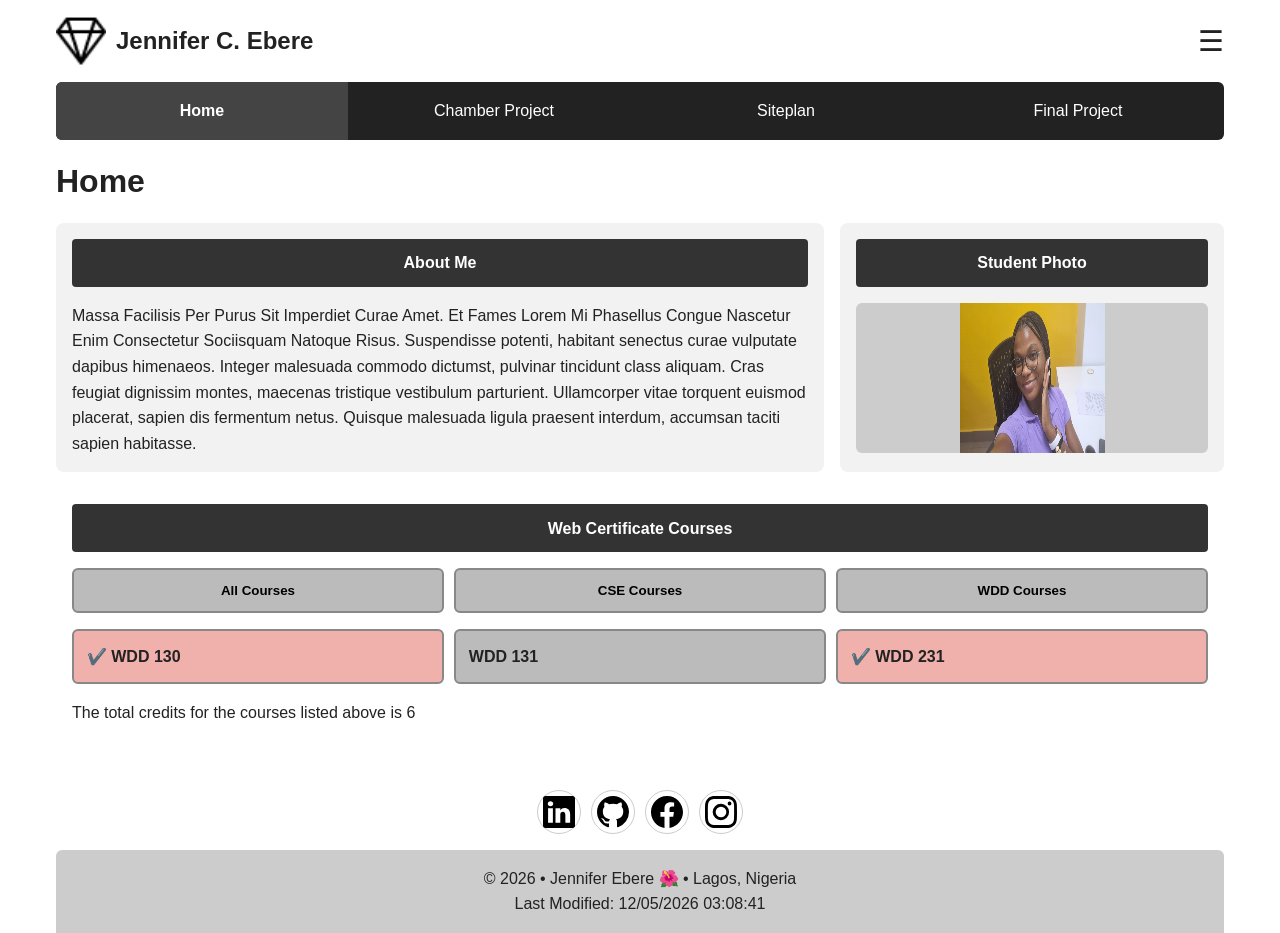
<file: index.html>
<!doctype html>
<html lang="en">
  <head>
    <meta charset="UTF-8" />
    <meta name="viewport" content="width=device-width, initial-scale=1.0" />
    <meta
      name="description"
      content="This is Jennifer Ebere's Home page for my web development course project."
    />
    <meta name="author" content="Ebere Jennifer Chikaodi" />
    <title>Jennifer C. Ebere - WDD 231 - Web Frontend Development 1</title>
    <meta property="og:title" content="WDD 231 - Web Frontend Development 1" />
    <meta property="og:type" content="website" />
    <meta
      property="og:description"
      content="This is Jennifer Ebere's course assignment portal for WDD 231 - Web Frontend Development 1."
    />
    <meta
      property="og:image"
      content="https://www.worldatlas.com/r/w960-q80/upload/2c/03/00/shutterstock-1481073440.jpg"
    />
    <meta
      property="og:url"
      content="https://jennifer-ebere.github.io/wdd231/"
    />
    <link rel="icon" href="images/favicon.ico" />
    <!-- Google Font -->
    <link rel="preconnect" href="https://fonts.googleapis.com" />
    <link rel="preconnect" href="https://fonts.gstatic.com" crossorigin />
    <link
      href="https://fonts.googleapis.com/css2?family=Karla:ital,wght@0,200..800;1,200..800&display=swap"
      rel="stylesheet"
    />
    <link rel="stylesheet" href="styles/styles.css" />
    <link rel="stylesheet" href="styles/larger.css" />
    <script src="scripts/courses.js" defer></script>
    <script src="scripts/script.js" defer></script>
  </head>

  <body>
    <header>
      <div class="header-top">
        <!-- SVG Logo -->
        <img
          src="images/logo.png"
          alt="Site Logo"
          width="40"
          height="40"
          loading="lazy"
        />
        <span class="text">Jennifer C. Ebere</span>
        <!-- Hamburger -->
        <button id="menuBtn">☰</button>
      </div>

      <!-- NAVIGATION -->
      <nav id="navMenu">
        <ul>
          <li><a href="index.html" class="active">Home</a></li>
          <li><a href="chamber/index.html">Chamber Project</a></li>
          <li><a href="finalproject/final-project-siteplan.html">Siteplan</a></li>
          <li><a href="finalproject/index.html">Final Project</a></li>
        </ul>
      </nav>
    </header>

    <!-- MAIN CONTENT -->
    <main>
      <h1>Home</h1>

      <!-- TOP GRID -->
      <div class="top-grid">
        <section>
          <h2>About Me</h2>
          <p>
            Massa Facilisis Per Purus Sit Imperdiet Curae Amet. Et Fames Lorem
            Mi Phasellus Congue Nascetur Enim Consectetur Sociisquam Natoque
            Risus. Suspendisse potenti, habitant senectus curae vulputate
            dapibus himenaeos. Integer malesuada commodo dictumst, pulvinar
            tincidunt class aliquam. Cras feugiat dignissim montes, maecenas
            tristique vestibulum parturient. Ullamcorper vitae torquent euismod
            placerat, sapien dis fermentum netus. Quisque malesuada ligula
            praesent interdum, accumsan taciti sapien habitasse.
          </p>
        </section>

        <section>
          <h2>Student Photo</h2>
          <div class="photo-box">
            <img
              src="images/myphoto.jpg"
              alt="my picture"
              width="145"
              height="145"
              loading="lazy"
              class="center-image"
            />
          </div>
        </section>
      </div>

      <!-- COURSES -->
      <section class="courses">
        <h2>Web Certificate Courses</h2>
        <div class="filters">
          <button id="allBtn">All Courses</button>
          <button id="cseBtn">CSE Courses</button>
          <button id="wddBtn">WDD Courses</button>
        </div>

        <div id="courseContainer"></div>
        <p id="creditTotal"></p>
      </section>
      
      <div id="courses"></div>
      
      <dialog id="courseDetails"></dialog>
    </main>

    <!-- FOOTER -->
    <footer>
      <div class="social">
        <a href="www.linkedin.com/in/jennifer-ebere-699460242" target="_blank"
          ><img src="images/linkedin.svg" alt="LinkedIn" width="16" height="16"
        /></a>
        <a href="https://github.com/Jennifer-ebere/wdd231" target="_blank"
          ><img src="images/github.svg" alt="GitHub" width="16" height="16"
        /></a>
        <a href="https://www.facebook.com/Jennyy.ebere" target="_blank"
          ><img src="images/facebook.svg" alt="Facebook" width="16" height="16"
        /></a>
        <a href="https://www.instagram.com/jennyy_ebere/" target="_blank"
          ><img
            src="images/instagram.svg"
            alt="Instagram"
            width="16"
            height="16"
        /></a>
      </div>

      <div class="footer-info">
        <p id="footerText"></p>
        <p id="lastModified"></p>
      </div>
    </footer>
  </body>
</html>
</file>
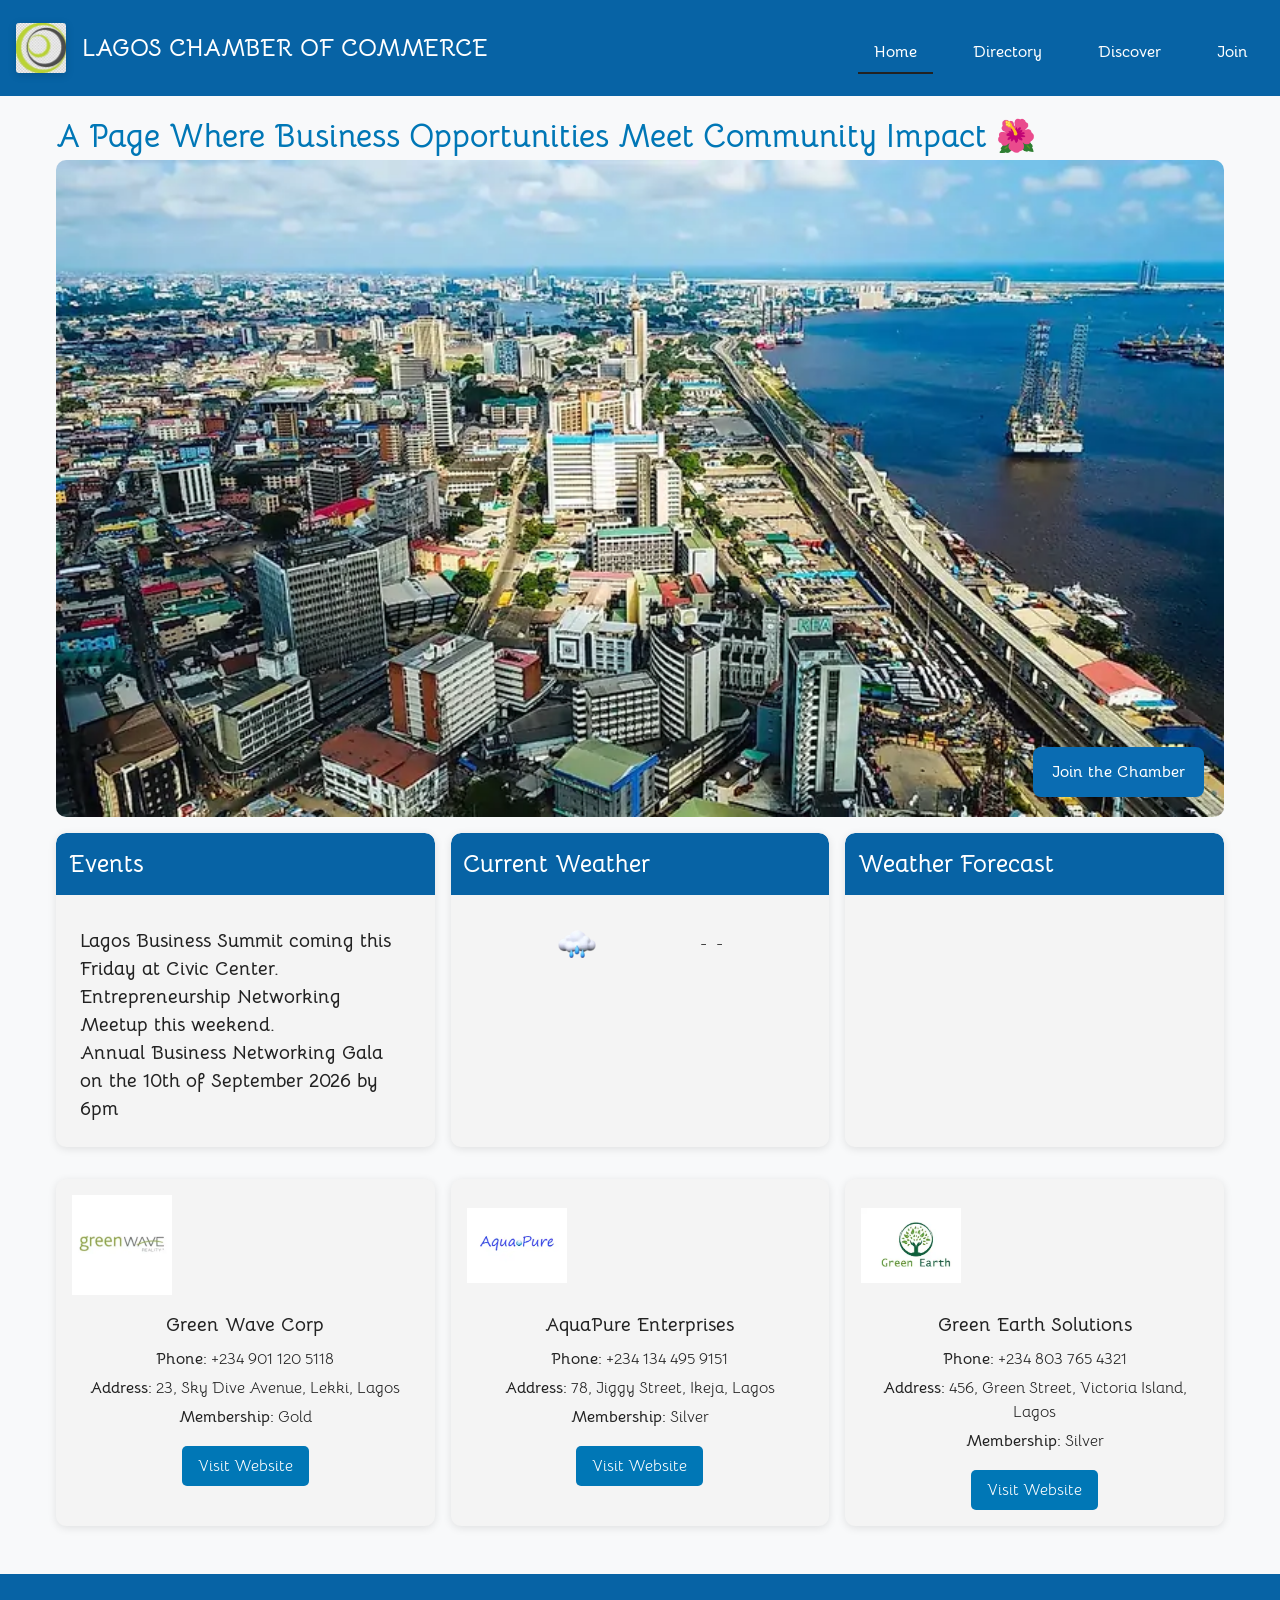
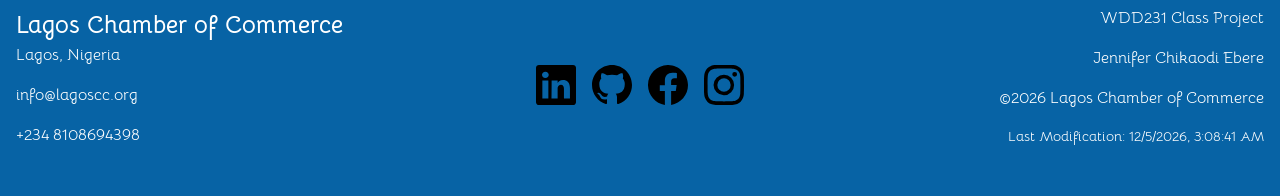
<file: chamber/index.html>
<!doctype html>
<html lang="en">
  <head>
    <meta charset="UTF-8" />
    <meta name="viewport" content="width=device-width, initial-scale=1.0" />
    <title>The Lagos Chamber of Commerce HomePage</title>
    <meta
      name="description"
      content="Homepage for Lagos Chamber of Commerce where you can gain more information about community events and things around you."
    />
    <meta name="author" content="Ebere Jennifer Chikaodi" />

    <!-- Favicon -->
    <link rel="icon" href="images/favicon.ico" />

    <!-- Facebook Open Graph Meta -->
    <meta property="og:title" content="Lagos Chamber of Commerce Homepage" />
    <meta property="og:type" content="website" />
    <meta
      property="og:description"
      content="Welcome to the Lagos Chamber of Commerce — stay updated on exciting local events, opportunities, and community news."
    />
    <meta
      property="og:image"
      content="https://jennifer-ebere.github.io/wdd231/chamber/images/hero.webp"
    />
    <meta
      property="og:url"
      content="https://jennifer-ebere.github.io/wdd231/"
    />
    <!-- Google Font -->
    <link rel="preconnect" href="https://fonts.googleapis.com" />
    <link rel="preconnect" href="https://fonts.gstatic.com" crossorigin />
    <link
      href="https://fonts.googleapis.com/css2?family=Bellota:ital,wght@0,300;0,400;0,700;1,300;1,400;1,700&display=swap"
      rel="stylesheet"
    />
    <script type="module"  src="scripts/chamber-of-commerce.js"></script>
    <link rel="stylesheet" href="styles/normalize.css" />
    <link rel="stylesheet" href="styles/small.css" />
    <link rel="stylesheet" href="styles/larger.css" />
  </head>

  <body>
    <header>
      <div class="hero">
        <img
          src="images/chamber-of-commerce.webp"
          fetchpriority="high"
          loading="eager"
          alt="Lagos Chamber Logo"
          width="60"
          height="60"
        />
        <h2>LAGOS CHAMBER OF COMMERCE</h2>
      </div>

      <button id="menu" aria-label="Toggle navigation">☰</button>

      <nav>
        <ul class="navigation">
          <li><a href="index.html" class="active">Home</a></li>
          <li>
            <a href="directory.html">Directory</a>
          </li>
          <li><a href="discover.html">Discover</a></li>
          <li><a href="join.html">Join</a></li>
        </ul>
      </nav>
    </header>

    <main class="main-home">
      <h1 class="intro">A Page Where Business Opportunities Meet Community Impact &#127802;</h1>
        <!-- HERO SECTION -->
      <section class="hero-section">
        <img src="images/hero.webp" alt="Lagos city skyline" width="1200" height="500" loading="eager"/>
        <a href="join.html" class="cta-button"> Join the Chamber </a>
      </section>

      <!-- TOP HOME GRID -->
      <section class="top-grid">
        <!-- EVENTS -->
        <section class="card">
          <h2>Events</h2>
          <div class="card-content">
            <h3>Lagos Business Summit coming this Friday at Civic Center.</h3>
            <h3>Entrepreneurship Networking Meetup this weekend.</h3>
            <h3>Annual Business Networking Gala on the 10th of September 2026 by 6pm</h3>
          </div>
        </section>

        <!-- CURRENT WEATHER -->
        <section class="card weather-card">
          <h2>Current Weather</h2>
          <div id="current-weather">
            <img id="weather-icon" src="images/placeholder-weather-icon.webp" alt="weather" width="50" height="50"/>
            <div>
              <span class="dash">-</span>
              <p><span id="current-temp"></span></p>
              <span class="dash">-</span>
              <p id="weather-desc"></p>
            </div>
          </div>
        </section>

        <!-- FORECAST -->
        <section class="card forecast-card">
          <h2>Weather Forecast</h2>
          <div id="forecast">
            <!-- JavaScript inserts forecast cards -->
          </div>
        </section>
      </section>

      <!-- SPOTLIGHT SECTION -->
      <section>
        <div id="spotlight-container">
          <!-- JS inserts spotlight cards -->
        </div>
      </section>
    </main>

    <footer>
      <div class="footer-container">
        <div class="footer-left">
          <h2>Lagos Chamber of Commerce</h2>
          <p>Lagos, Nigeria</p>
          <p>info@lagoscc.org</p>
          <p>+234 8108694398</p>
        </div>

        <div class="footer-center">
          <a href="www.linkedin.com/in/jennifer-ebere-699460242" target="_blank"
            ><img
              src="images/linkedin.svg"
              loading="lazy"
              alt="LinkedIn Logo"
              width="16"
              height="16"
          /></a>
          <a href="https://github.com/Jennifer-ebere/wdd231" target="_blank"
            ><img src="images/github.svg" alt="GitHub Logo" width="16" height="16"
          /></a>
          <a href="https://www.facebook.com/Jennyy.ebere" target="_blank"
            ><img
              src="images/facebook.svg"
              loading="lazy"
              alt="Facebook Logo"
              width="16"
              height="16"
          /></a>
          <a href="https://www.instagram.com/jennyy_ebere/" target="_blank"
            ><img
              src="images/instagram.svg"
              loading="lazy"
              alt="Instagram Logo"
              width="16"
              height="16"
          /></a>
        </div>

        <div class="footer-right">
          <p>WDD231 Class Project</p>
          <p>Jennifer Chikaodi Ebere</p>
          <p>&copy;<span id="currentYear"></span> Lagos Chamber of Commerce</p>
          <p id="lastModified"></p>
        </div>
      </div>
    </footer>
  </body>
</html>
</file>
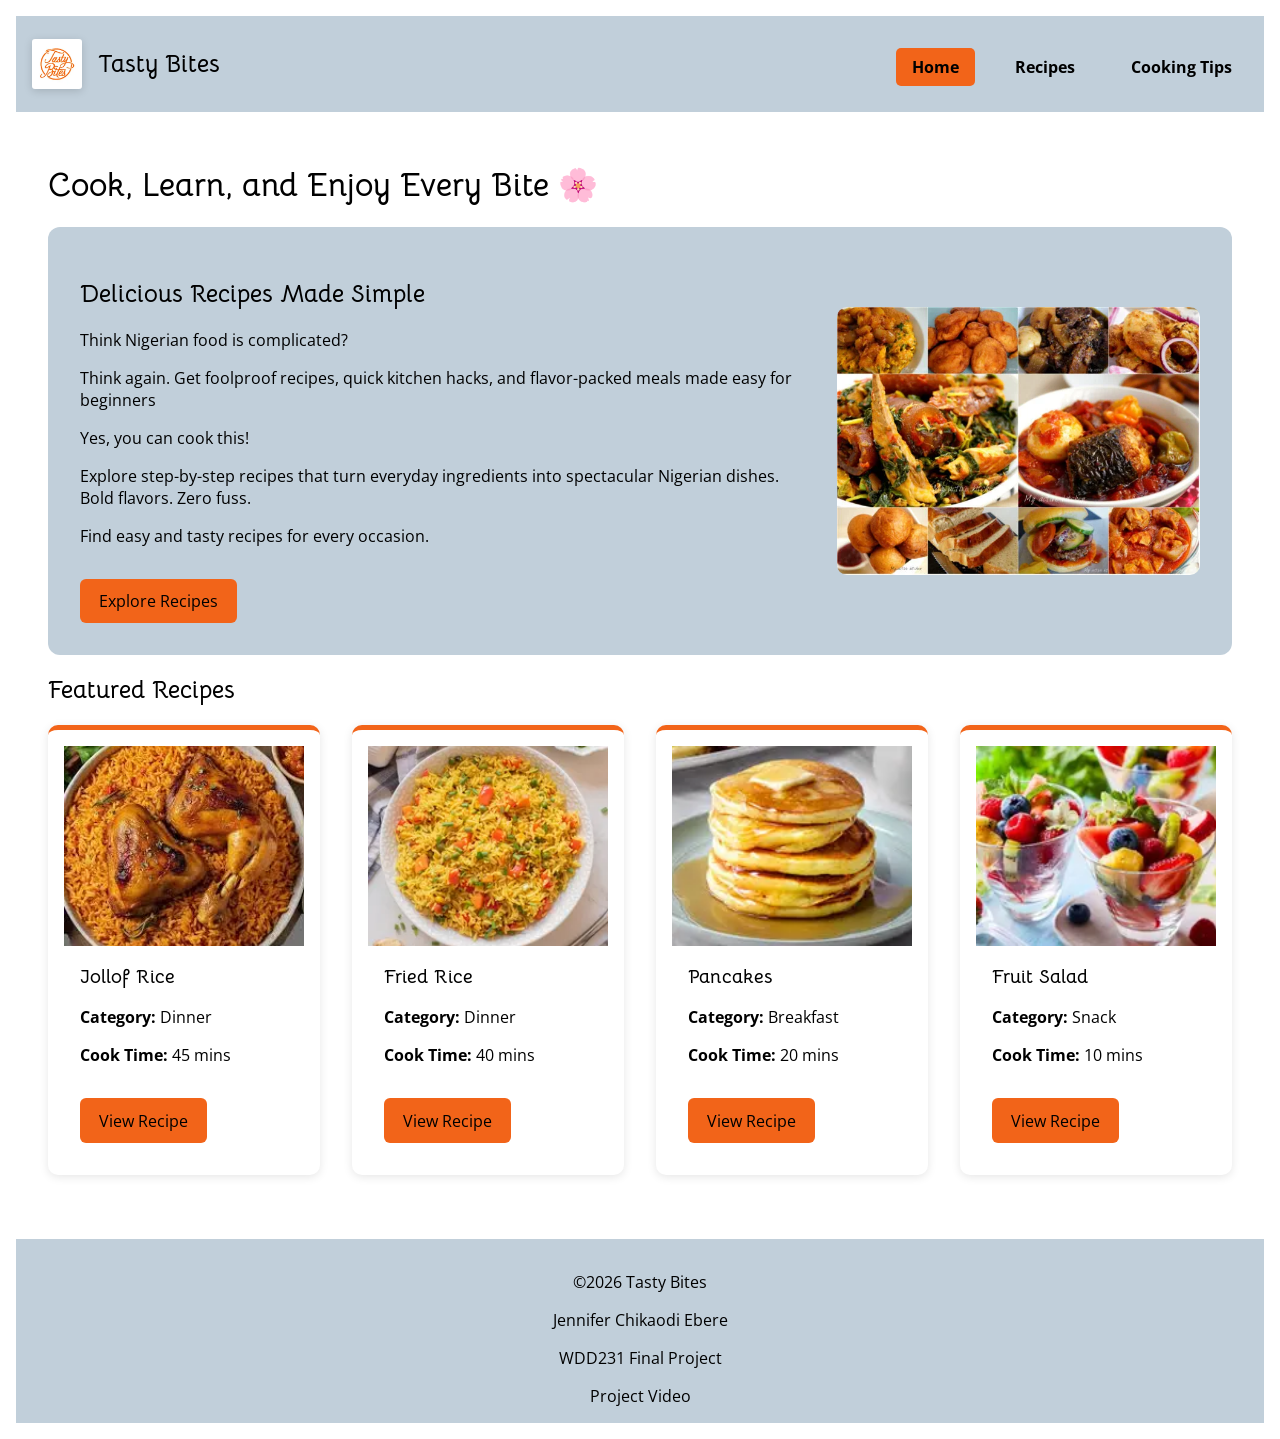
<file: finalproject/index.html>
<!doctype html>
<html lang="en">

<head>
    <meta charset="UTF-8" />
    <meta name="viewport" content="width=device-width, initial-scale=1.0" />
    <title>Tasty Bites HomePage</title>
    <meta name="description"
        content="Homepage for discovering delicious recipes, cooking tips, and meal ideas for every occasion that you will love." />
    <meta name="author" content="Ebere Jennifer Chikaodi" />

    <!-- Favicon -->
    <link rel="icon" href="images/favicon.ico" />

    <!-- Facebook Open Graph Meta -->
    <meta property="og:title" content="Tasty Bites Homepage" />
    <meta property="og:type" content="website" />
    <meta property="og:description"
        content="Welcome to the Tasty Bites HomePage — Discover delicious recipes and cooking tips and make your meals an experience to remember." />
    <meta property="og:image" content="https://jennifer-ebere.github.io/wdd231/finalproject/images/hero.webp" />
    <meta property="og:url" content="https://jennifer-ebere.github.io/wdd231/finalproject" />
    <!-- Google Font -->
    <link rel="preconnect" href="https://fonts.googleapis.com" />
    <link rel="preconnect" href="https://fonts.gstatic.com" crossorigin />
    <link
        href="https://fonts.googleapis.com/css2?family=Bellota:ital,wght@0,300;0,400;0,700;1,300;1,400;1,700&family=Open+Sans:ital,wght@0,300..800;1,300..800&display=swap'"
        rel="stylesheet" />
    <script type="module" src="scripts/main.js"></script>
    <link rel="stylesheet" href="styles/small.css" />
    <link rel="stylesheet" href="styles/larger.css" />
</head>

<body>
    <header>
        <div class="logo">
            <img src="images/tasty-bites-logo.webp" fetchpriority="high" loading="eager" alt="Tasty Bites Logo"
                width="60" height="60" />
            <h2>Tasty Bites</h2>
        </div>

        <button id="menuBtn" aria-label="Toggle navigation">☰</button>

        <nav>
            <ul class="navMenu">
                <li><a href="index.html" class="active">Home</a></li>
                <li><a href="recipes.html">Recipes</a></li>
                <li><a href="tips.html">Cooking Tips</a></li>
            </ul>
        </nav>
    </header>

    <main class="main-home">

        <h1>Cook, Learn, and Enjoy Every Bite &#127800;</h1>
        <section class="hero">
            <div class="hero-text">
                <h2>Delicious Recipes Made Simple</h2>
                <p>Think Nigerian food is complicated? </p>
                <p>Think again. Get foolproof recipes, quick kitchen hacks, and flavor-packed meals made easy for
                    beginners</p>
                <p>Yes, you can cook this! </p>
                <p>Explore step-by-step recipes that turn everyday ingredients into spectacular Nigerian dishes. Bold
                    flavors. Zero fuss. </p>
                <p>Find easy and tasty recipes for every occasion.</p>
                <a href="recipes.html" class="btn">Explore Recipes</a>
            </div>

            <div class="hero-image">
                <img src="images/hero.webp" alt="Delicious food" loading="lazy">
            </div>
        </section>

        <section class="featured">
            <h2>Featured Recipes</h2>
            <div id="featuredRecipes" class="recipe-grid">
                <!-- JavaScript will populate this -->
            </div>
        </section>
    </main>

    <footer>
        <p>&copy;<span id="year"></span> Tasty Bites</p>
        <p>Jennifer Chikaodi Ebere</p>
        <p>WDD231 Final Project</p>
        <a href="https://www.loom.com/share/d60be6edbb0f48d48446cd84be3f0057">Project Video</a>
    </footer>
</body>

</html>
</file>
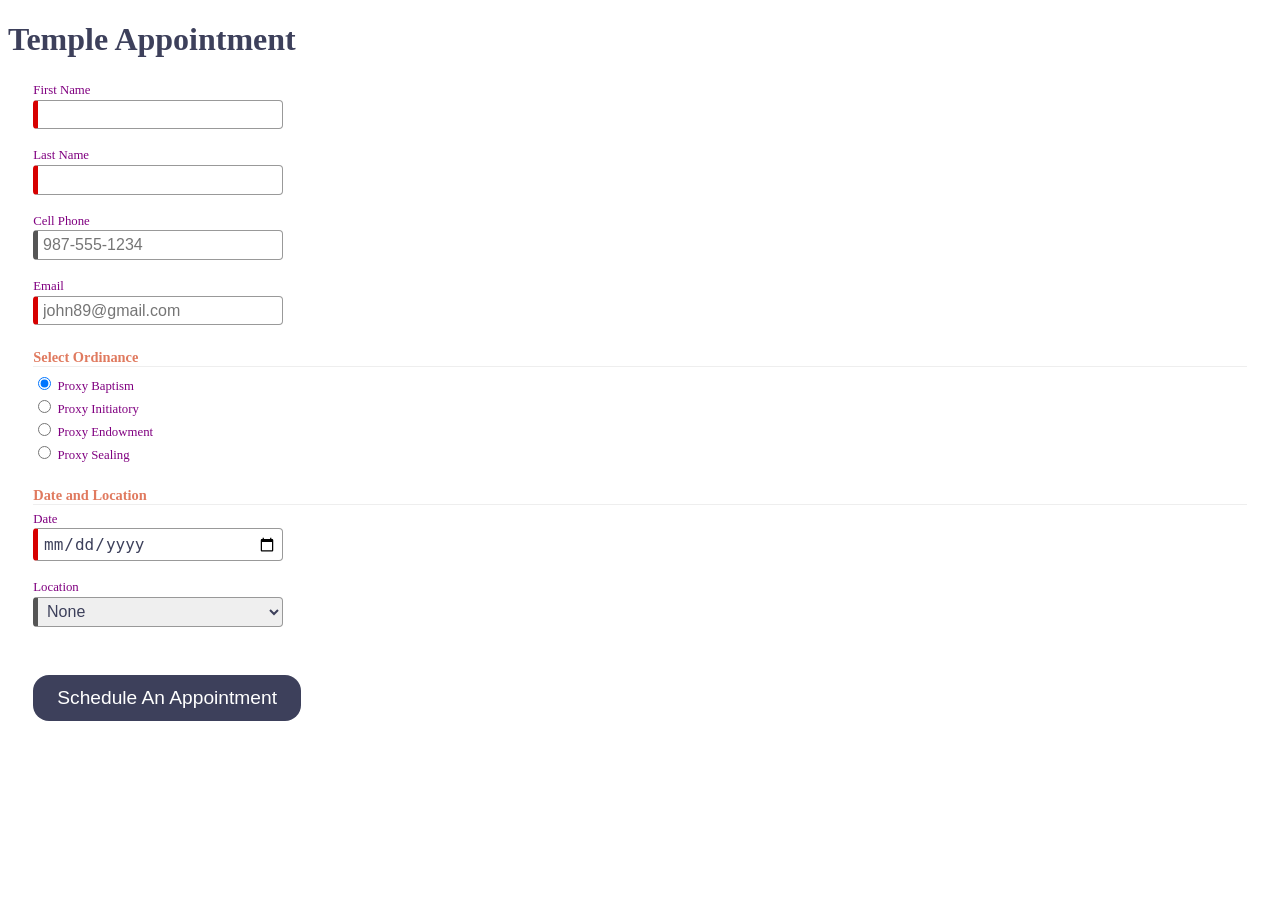
<file: week4/startHere/index.html>
<!DOCTYPE html>
<html lang="en">

<head>
  <meta charset="UTF-8">
  <meta name="viewport" content="width=device-width, initial-scale=1.0">
  <meta name="description" content="Web Lab Start File">
  <meta name="author" content="Paul Cheney">

  <link rel="stylesheet" href="styles/small.css">
  <link rel="stylesheet" href="styles/large.css">

  <title>Web Lab Start File</title>
</head>

<body>

  <main>
    <h1>Temple Appointment</h1>

    <form method="GET" action="thanks.html" class="designOne">
      <label>First Name <input type="text" name="first" required autocomplete="given-name" title="Your First Name"></label>
        <label>Last Name <input type="text" name="last" required autocomplete="family-name" title="Your Last Name"></label>
        <label>Cell Phone <input type="tel" name="phone"  autocomplete="tel" title="A Phone Number with dashes" placeholder="987-555-1234" ></label>
        <label>Email <input type="email" name="email" required placeholder="john89@gmail.com"  title="Your Email" autocomplete="email"></label>
  

        <h3>Select Ordinance</h3>
        <label><input type="radio" name="ordinance" value="Baptism" checked> Proxy Baptism</label>
        <label><input type="radio" name="ordinance" value="Initiatory"> Proxy Initiatory</label>
        <label><input type="radio" name="ordinance" value="Endowment"> Proxy Endowment</label>
        <label><input type="radio" name="ordinance" value="Sealing"> Proxy Sealing</label>

        
        <h3>Date and Location</h3>
        <label>Date <input type="date" name="date" required></label>

        <label>Location
          <select name="location" required>
            <option value="">None</option>
            <option value="Payson">Payson</option>
            <option value="Orem">Orem</option>
            <option value="Provo City Center">Provo City Center</option>
          </select>  
        </label>

        <input type="submit" value="Schedule An Appointment">
    </form>

    
  </main>

</body>
</html>
</file>
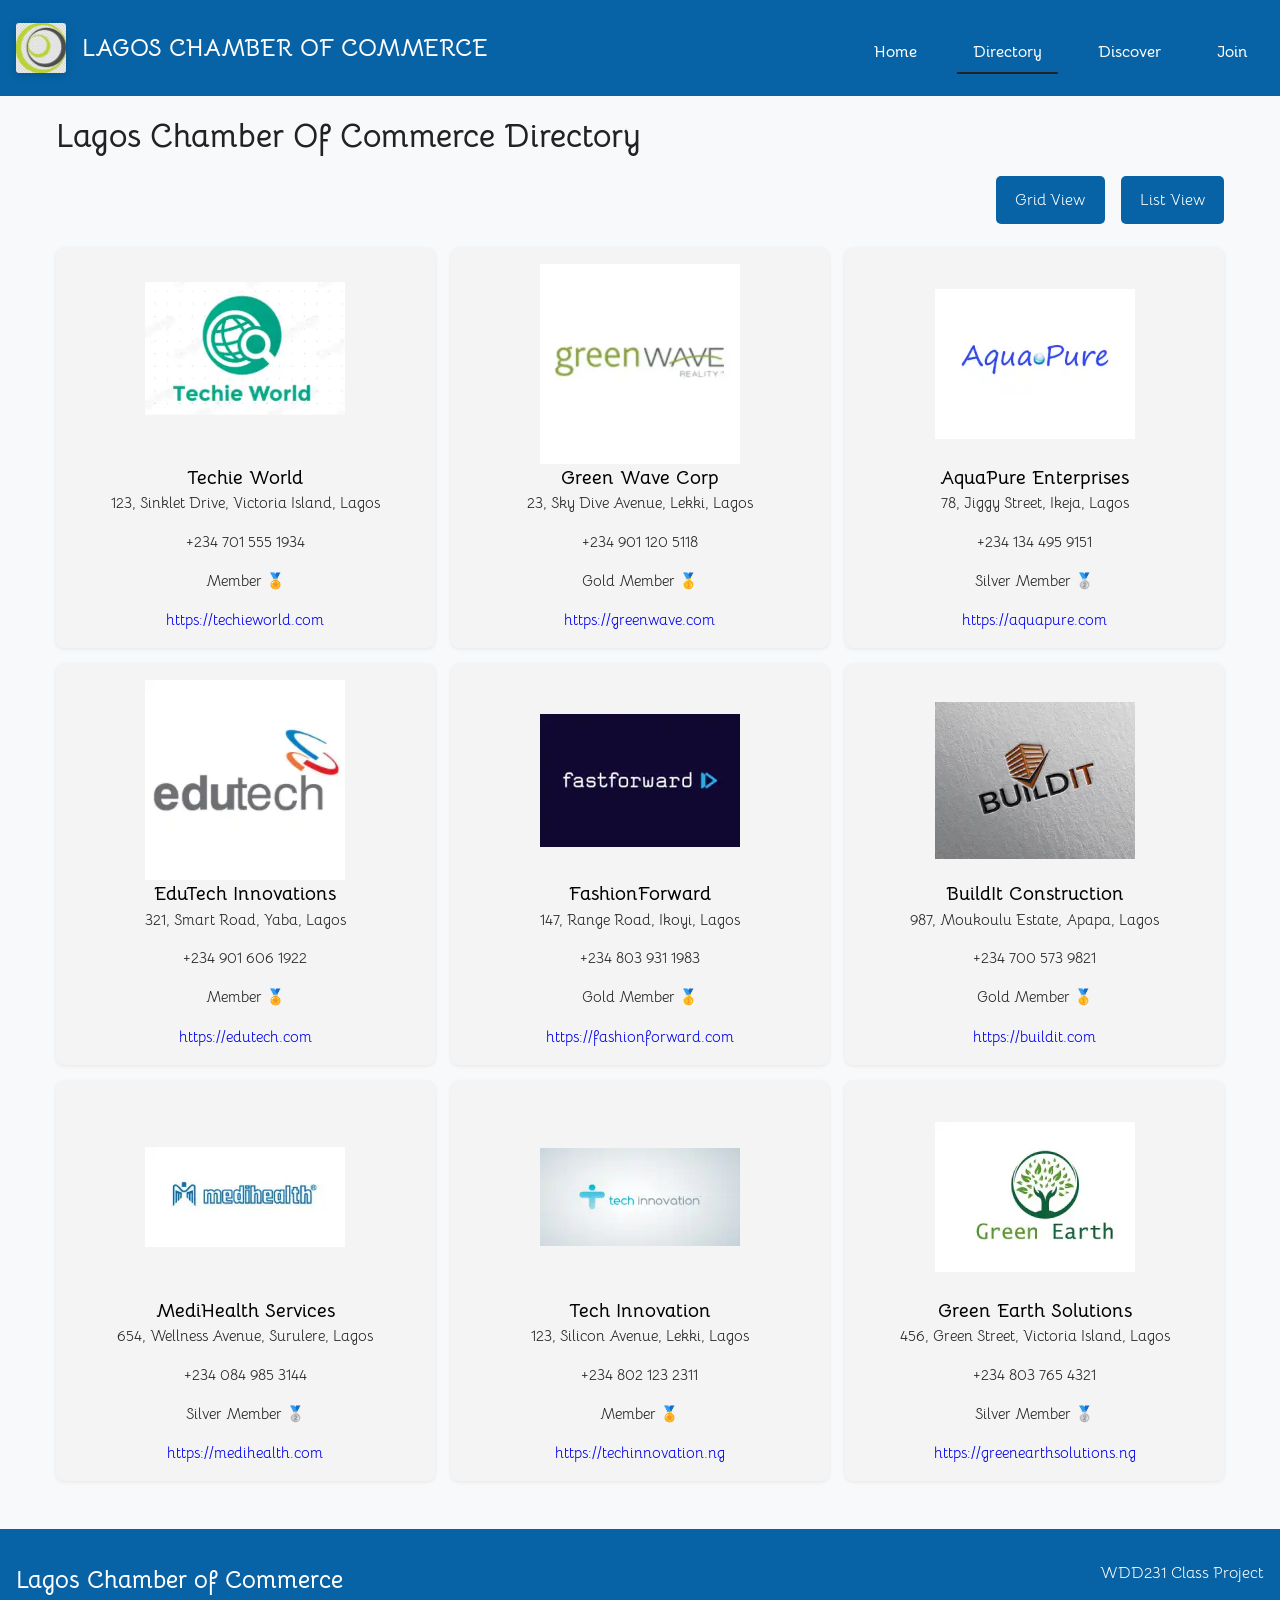
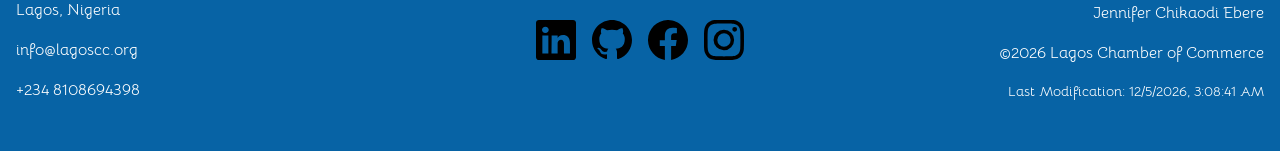
<file: chamber/directory.html>
<!doctype html>
<html lang="en">
  <head>
    <meta charset="UTF-8" />
    <meta name="viewport" content="width=device-width, initial-scale=1.0" />
    <title>Lagos Chamber of Commerce - Directory</title>
    <meta
      name="description"
      content="This is a business directory for the Lagos Chamber of Commerce Directory. So, explore with me."
    />
    <meta name="author" content="Ebere Jennifer Chikaodi" />

    <!-- Favicon -->
    <link rel="icon" href="images/favicon.ico" />

    <!-- Facebook Open Graph Meta -->
    <meta property="og:title" content="Lagos Chamber of Commerce - Directory" />
    <meta property="og:type" content="website" />
    <meta
      property="og:description"
      content="Explore the Lagos Chamber of Commerce directory to learn about various companies and their information."
    />
    <meta
      property="og:image"
      content="https://jennifer-ebere.github.io/wdd231/chamber/images/hero.webp"
    />
    <meta
      property="og:url"
      content="https://jennifer-ebere.github.io/wdd231/"
    />
    <!-- Google Font -->
    <link rel="preconnect" href="https://fonts.googleapis.com" />
    <link rel="preconnect" href="https://fonts.gstatic.com" crossorigin />
    <link
      href="https://fonts.googleapis.com/css2?family=Bellota:ital,wght@0,300;0,400;0,700;1,300;1,400;1,700&display=swap"
      rel="stylesheet"
    />
    <script src="scripts/directory.js" defer></script>
    <link rel="stylesheet" href="styles/normalize.css" />
    <link rel="stylesheet" href="styles/small.css" />
    <link rel="stylesheet" href="styles/larger.css" />
  </head>

  <body>
    <header>
      <div class="hero">
        <img
          src="images/chamber-of-commerce.webp"
          fetchpriority="high"
          loading="eager"
          alt="Lagos Chamber Logo"
          width="60"
          height="60"
        />
        <h2>LAGOS CHAMBER OF COMMERCE</h2>
      </div>

      <button id="menu" aria-label="Toggle navigation">☰</button>

      <nav>
        <ul class="navigation">
          <li><a href="index.html">Home</a></li>
          <li>
            <a href="directory.html" class="active">Directory</a>
          </li>
          <li><a href="discover.html">Discover</a></li>
          <li><a href="join.html">Join</a></li>
        </ul>
      </nav>
    </header>

    <main class="main-directory">
      <h1>Lagos Chamber Of Commerce Directory</h1>
      <div class="view-toggle">
        <button id="grid-view">Grid View</button>
        <button id="list-view">List View</button>
      </div>
      <div id="membersCard" class="grid-view">
        <!-- Member cards will be inserted here -->
      </div>
    </main>

    <footer>
      <div class="footer-container">
        <div class="footer-left">
          <h2>Lagos Chamber of Commerce</h2>
          <p>Lagos, Nigeria</p>
          <p>info@lagoscc.org</p>
          <p>+234 8108694398</p>
        </div>

        <div class="footer-center">
          <a href="www.linkedin.com/in/jennifer-ebere-699460242" target="_blank"
            ><img
              src="images/linkedin.svg"
              loading="lazy"
              alt="LinkedIn Logo"
              width="16"
              height="16"
          /></a>
          <a href="https://github.com/Jennifer-ebere/wdd231" target="_blank"
            ><img src="images/github.svg" alt="GitHub Logo" width="16" height="16"
          /></a>
          <a href="https://www.facebook.com/Jennyy.ebere" target="_blank"
            ><img
              src="images/facebook.svg"
              loading="lazy"
              alt="Facebook Logo"
              width="16"
              height="16"
          /></a>
          <a href="https://www.instagram.com/jennyy_ebere/" target="_blank"
            ><img
              src="images/instagram.svg"
              loading="lazy"
              alt="Instagram Logo"
              width="16"
              height="16"
          /></a>
        </div>

        <div class="footer-right">
          <p>WDD231 Class Project</p>
          <p>Jennifer Chikaodi Ebere</p>
          <p>&copy;<span id="currentYear"></span> Lagos Chamber of Commerce</p>
          <p id="lastModified"></p>
        </div>
      </div>
    </footer>
  </body>
</html>
</file>
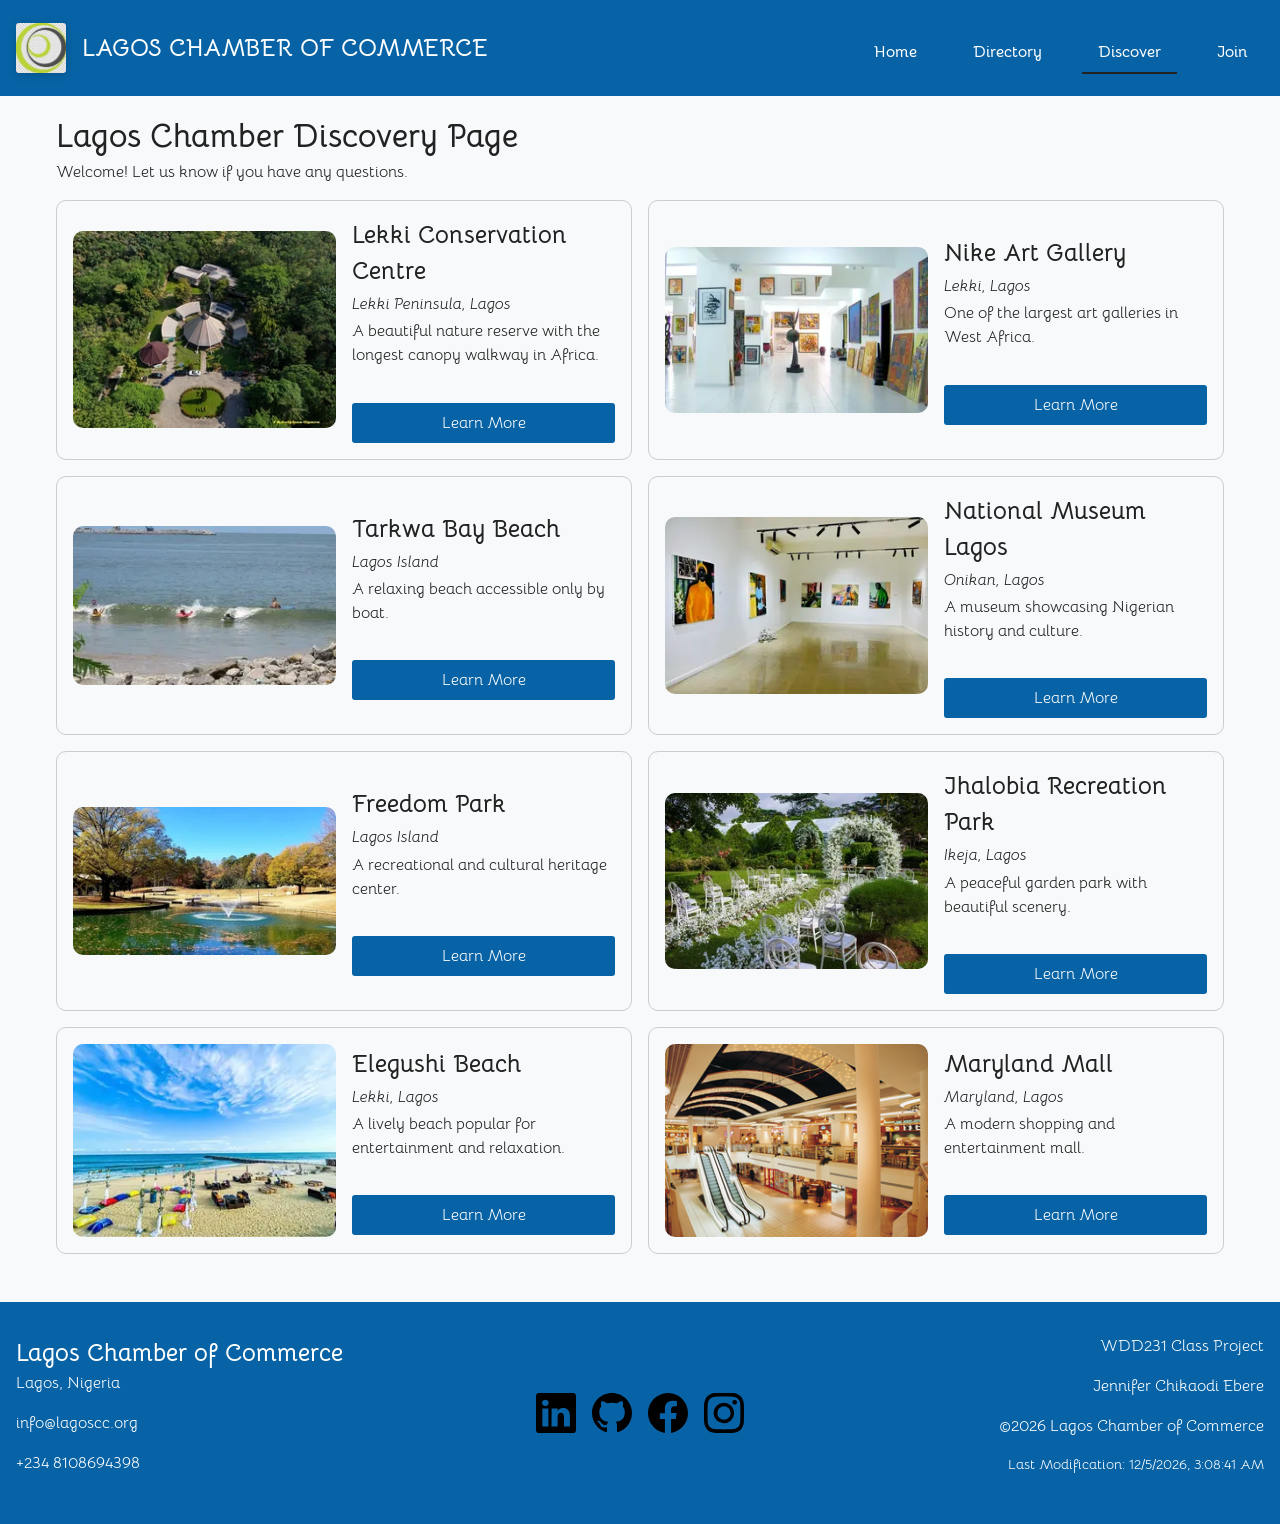
<file: chamber/discover.html>
<!doctype html>
<html lang="en">
  <head>
    <meta charset="UTF-8" />
    <meta name="viewport" content="width=device-width, initial-scale=1.0" />
    <title>The Lagos Chamber of Commerce Discover Page</title>
    <meta
      name="description"
      content="Discover page for Lagos Chamber of Commerce where you can gain more information about community events around you and interact with other businesses."
    />
    <meta name="author" content="Ebere Jennifer Chikaodi" />

    <!-- Favicon -->
    <link rel="icon" href="images/favicon.ico" />

    <!-- Facebook Open Graph Meta -->
    <meta property="og:title" content="Lagos Chamber of Commerce Discover page" />
    <meta property="og:type" content="website" />
    <meta
      property="og:description"
      content="Discover page for Lagos Chamber of Commerce where you can gain more information about community events around you and interact with other businesses."
    />
    <meta
      property="og:image"
      content="https://jennifer-ebere.github.io/wdd231/chamber/images/hero.webp"
    />
    <meta
      property="og:url"
      content="https://jennifer-ebere.github.io/wdd231/"
    />
    <!-- Google Font -->
    <link rel="preconnect" href="https://fonts.googleapis.com" />
    <link rel="preconnect" href="https://fonts.gstatic.com" crossorigin />
    <link
      href="https://fonts.googleapis.com/css2?family=Bellota:ital,wght@0,300;0,400;0,700;1,300;1,400;1,700&display=swap"
      rel="stylesheet"
    />
    <script type="module" src="scripts/chamber-of-commerce.js"></script>
    <link rel="stylesheet" href="styles/normalize.css" />
    <link rel="stylesheet" href="styles/small.css" />
    <link rel="stylesheet" href="styles/medium.css"/>
    <link rel="stylesheet" href="styles/larger.css" />
  </head>

  <body>
    <header>
      <div class="hero">
        <img
          src="images/chamber-of-commerce.webp"
          fetchpriority="high"
          loading="eager"
          alt="Lagos Chamber Logo"
          width="60"
          height="60"
        />
        <h2>LAGOS CHAMBER OF COMMERCE</h2>
      </div>

      <button id="menu" aria-label="Toggle navigation">☰</button>

      <nav>
        <ul class="navigation">
          <li><a href="index.html" >Home</a></li>
          <li>
            <a href="directory.html">Directory</a>
          </li>
          <li><a href="discover.html" class="active">Discover</a></li>
          <li><a href="join.html">Join</a></li>
        </ul>
      </nav>
    </header>

    <main class="main-home">
      <h1>Lagos Chamber Discovery Page</h1>
      <section class="visit-message"> 
        <p id="visitor-message"></p> 
      </section> 
      <section class="discover-grid" id="discover-grid"></section>
    </main>

    <footer>
      <div class="footer-container">
        <div class="footer-left">
          <h2>Lagos Chamber of Commerce</h2>
          <p>Lagos, Nigeria</p>
          <p>info@lagoscc.org</p>
          <p>+234 8108694398</p>
        </div>

        <div class="footer-center">
          <a href="www.linkedin.com/in/jennifer-ebere-699460242" target="_blank"
            ><img
              src="images/linkedin.svg"
              loading="lazy"
              alt="LinkedIn Logo"
              width="16"
              height="16"
          /></a>
          <a href="https://github.com/Jennifer-ebere/wdd231" target="_blank"
            ><img src="images/github.svg" alt="GitHub Logo" width="16" height="16"
          /></a>
          <a href="https://www.facebook.com/Jennyy.ebere" target="_blank"
            ><img
              src="images/facebook.svg"
              loading="lazy"
              alt="Facebook Logo"
              width="16"
              height="16"
          /></a>
          <a href="https://www.instagram.com/jennyy_ebere/" target="_blank"
            ><img
              src="images/instagram.svg"
              loading="lazy"
              alt="Instagram Logo"
              width="16"
              height="16"
          /></a>
        </div>

        <div class="footer-right">
          <p>WDD231 Class Project</p>
          <p>Jennifer Chikaodi Ebere</p>
          <p>&copy;<span id="currentYear"></span> Lagos Chamber of Commerce</p>
          <p id="lastModified"></p>
        </div>
      </div>
    </footer>
  </body>
</html>
</file>
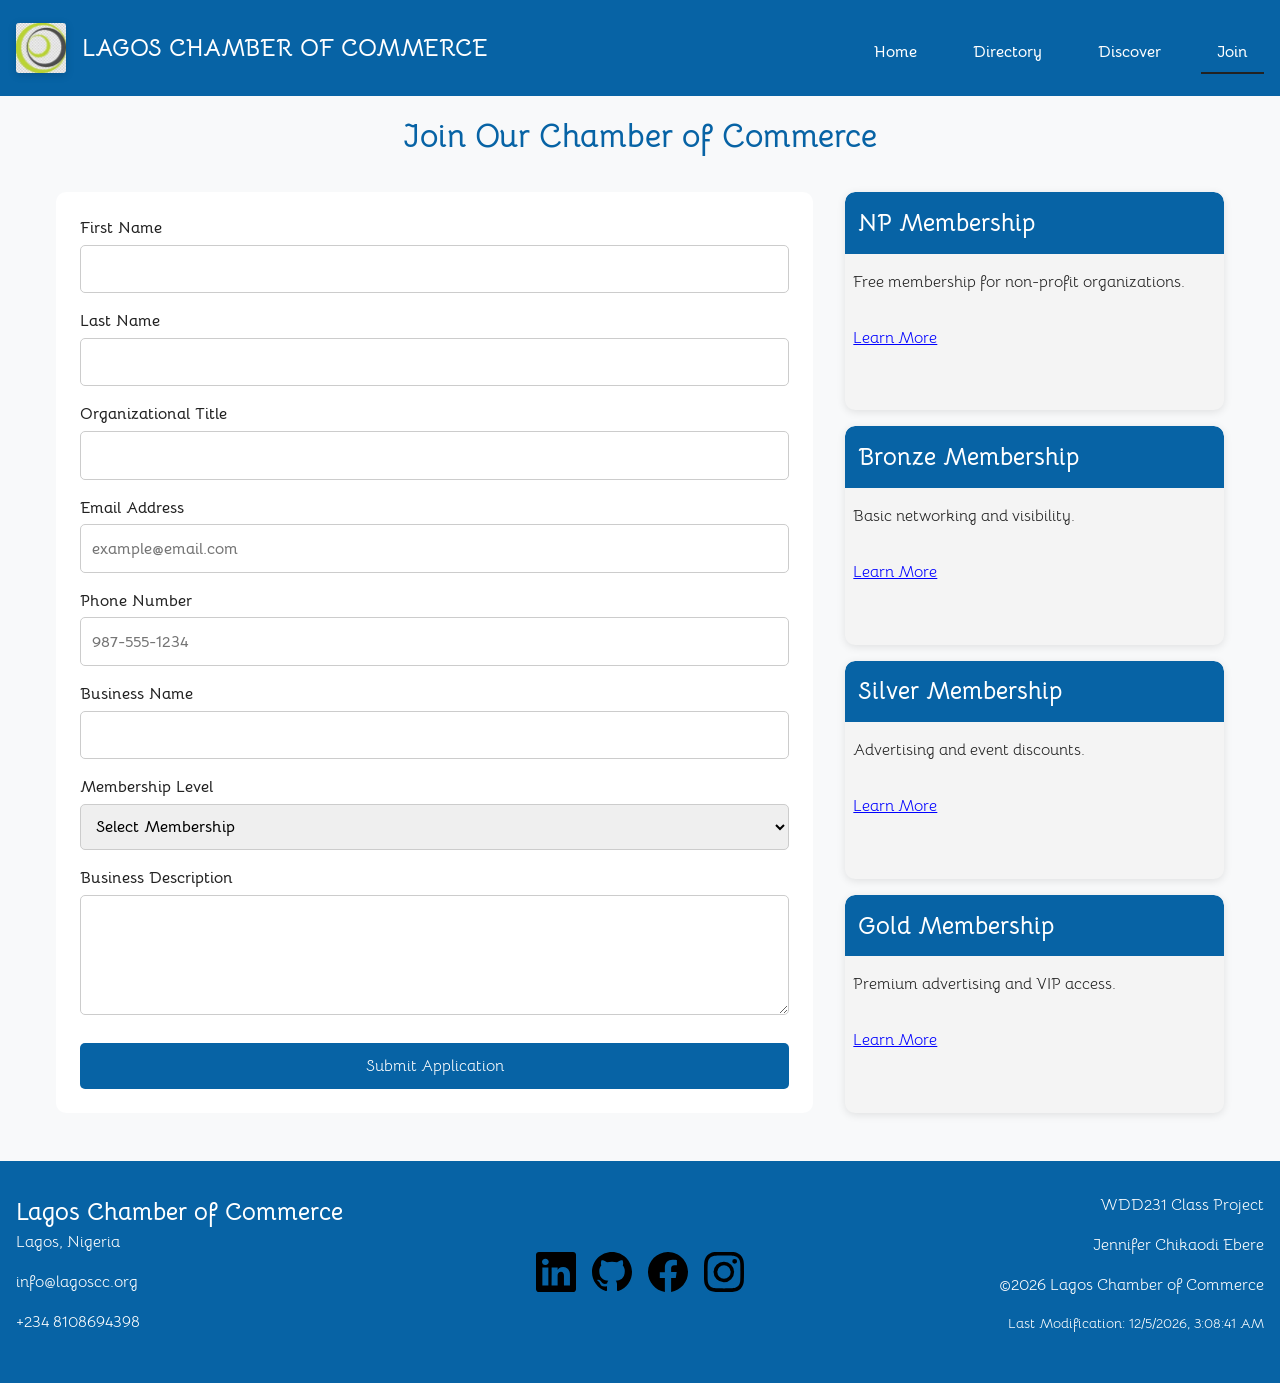
<file: chamber/join.html>
<!doctype html>
<html lang="en">
  <head>
    <meta charset="UTF-8" />
    <meta name="viewport" content="width=device-width, initial-scale=1.0" />
    <title>The Lagos Chamber of Commerce Join Page</title>
    <meta
      name="description"
      content="Join page for Lagos Chamber of Commerce where you can sign in to any chamber of your choice and receive sweet and wonderful benefits."
    />
    <meta name="author" content="Ebere Jennifer Chikaodi" />

    <!-- Favicon -->
    <link rel="icon" href="images/favicon.ico" />

    <!-- Facebook Open Graph Meta -->
    <meta property="og:title" content="The Lagos Chamber of Commerce Join page" />
    <meta property="og:type" content="website" />
    <meta
      property="og:description"
      content="Welcome to the Join page for Lagos Chamber of Commerce where you can sign in to any chamber of your choice and receive sweet and wonderful benefits."
    />
    <meta
      property="og:image"
      content="https://jennifer-ebere.github.io/wdd231/chamber/images/hero.webp"
    />
    <meta
      property="og:url"
      content="https://jennifer-ebere.github.io/wdd231/"
    />
    <!-- Google Font -->
    <link rel="preconnect" href="https://fonts.googleapis.com" />
    <link rel="preconnect" href="https://fonts.gstatic.com" crossorigin />
    <link
      href="https://fonts.googleapis.com/css2?family=Bellota:ital,wght@0,300;0,400;0,700;1,300;1,400;1,700&display=swap"
      rel="stylesheet"
    />
    <script type="module" src="scripts/chamber-of-commerce.js"></script>
    <link rel="stylesheet" href="styles/normalize.css" />
    <link rel="stylesheet" href="styles/small.css" />
    <link rel="stylesheet" href="styles/larger.css" />
  </head>

  <body>
    <header>
      <div class="hero">
        <img
          src="images/chamber-of-commerce.webp"
          fetchpriority="high"
          loading="eager"
          alt="Lagos Chamber Logo"
          width="60"
          height="60"
        />
        <h2>LAGOS CHAMBER OF COMMERCE</h2>
      </div>

      <button id="menu" aria-label="Toggle navigation">☰</button>

      <nav>
        <ul class="navigation">
          <li><a href="index.html">Home</a></li>
          <li>
            <a href="directory.html">Directory</a>
          </li>
          <li><a href="discover.html">Discover</a></li>
          <li><a href="join.html" class="active">Join</a></li>
        </ul>
      </nav>
    </header>

    <main class="main-home">
      <h1 class="head">Join Our Chamber of Commerce</h1>
      <div class="join-container">
        <form method="get" action="thankyou.html">
          <label>First Name <input type="text" name="firstname" required title="Enter your first name" autocomplete="given-name"></label>
          <label>Last Name <input type="text" name="lastname" required title="Enter your last name" autocomplete="family-name"></label>
          <label>Organizational Title <input type="text" name="organizationtitle" title="Enter your organizational title" autocomplete="organization-title" pattern="[A-Za-z\s\-]{7,}"></label>
          <label>Email Address <input type="email" name="email" required title="Enter your email address" autocomplete="email" placeholder="example@email.com"></label>
          <label>Phone Number <input type="tel" name="phone" required title="Enter your mobile phone number" autocomplete="tel" placeholder="987-555-1234" ></label>
          <label>Business Name <input type="text" name="business" required title="Enter your business name" autocomplete="organization"></label>
          <label>Membership Level
            <select name="membership" required>
              <option value="">Select Membership</option>
              <option value="np">NP Membership</option>
              <option value="bronze">Bronze Membership</option>
              <option value="silver">Silver Membership</option>
              <option value="gold">Gold Membership</option>
            </select>
          </label>
          <label>Business Description
            <textarea
              name="description"
              title="Describe your business"
            ></textarea>
          </label>

          <!-- HIDDEN TIMESTAMP -->
          <input type="hidden" name="timestamp" id="timestamp">

          <!-- SUBMIT BUTTON -->
          <input type="submit" value="Submit Application">
        </form>

        <!-- MEMBERSHIP CARDS -->
        <section class="membership-cards">
          <div class="card">
            <h2>NP Membership</h2>
            <p>Free membership for non-profit organizations.</p>
            <button type="button" data-modal="npModal">Learn More</button>
          </div>

          <div class="card">
            <h2>Bronze Membership</h2>
            <p>Basic networking and visibility.</p>
            <button type="button" data-modal="bronzeModal">Learn More</button>
          </div>

          <div class="card">
            <h2>Silver Membership</h2>
            <p>Advertising and event discounts.</p>
            <button type="button" data-modal="silverModal">Learn More</button>
          </div>

          <div class="card">
            <h2>Gold Membership</h2>
            <p>Premium advertising and VIP access.</p>
            <button type="button" data-modal="goldModal">Learn More</button>
          </div>
        </section>
      </div>

      <!-- NP MODAL -->
      <dialog id="npModal">
        <h2>NP Membership Benefits</h2>
        <p>The NP Membership is designed for non-profit organizations that want to participate in the chamber community at no cost.</p>
        <ul>
            <li>Free membership with no annual fees</li>
            <li>Access to selected community networking events</li>
            <li>Participation in volunteer and outreach programs</li>
            <li>Listing in the chamber directory</li>
            <li>Access to basic business resources and announcements</li>
        </ul>
        <hr>
        <p>This level is ideal for charities, NGOs, and community-focused organizations looking to build visibility and partnerships.</p>
        <button type="button">Close</button>
      </dialog>

      <!-- BRONZE MODAL -->
      <dialog id="bronzeModal">
        <h2>Bronze Membership Benefits</h2>
        <p>The Bronze Membership is an entry-level business package designed for small businesses and startups.</p>
        <ul>
            <li>Access to monthly networking events</li>
            <li>Basic listing in the business directory</li>
            <li>Eligibility to attend training workshops</li>
            <li>Limited promotional opportunities in newsletters</li>
            <li>Access to business support resources</li>
        </ul>
        <hr>
        <p>This level is perfect for new businesses seeking exposure and growth opportunities.</p>
        <button type="button">Close</button>
      </dialog>

      <!-- SILVER MODAL -->
      <dialog id="silverModal">
        <h2>Silver Membership Benefits</h2>
        <p>The Silver Membership is designed for growing businesses that want stronger visibility and engagement opportunities.</p>
        <ul>
            <li>All Bronze benefits included</li>
            <li>Discounts on chamber-sponsored events</li>
            <li>Featured placement in business directories</li>
            <li>Access to business training and development programs</li>
            <li>Advertising opportunities in newsletters and emails</li>
            <li>Invitations to exclusive networking sessions</li>
        </ul>
        <hr>
        <p>Ideal for businesses ready to expand their reach and customer base.</p>
        <button type="button">Close</button>
      </dialog>

      <!-- GOLD MODAL -->
      <dialog id="goldModal">
        <h2>Gold Membership Benefits</h2>
        <p>The Gold Membership is the premium tier offering maximum visibility, promotion, and networking opportunities.</p>
        <ul>
            <li>All Silver benefits included</li>
            <li>Homepage spotlight advertising for your business</li>
            <li>Priority listing in all directories</li>
            <li>Exclusive VIP networking events with industry leaders</li>
            <li>Free or heavily discounted event sponsorship opportunities</li>
            <li>Premium advertising placements across chamber platforms</li>
            <li>Early access to new programs and partnerships</li>
        </ul>
        <hr>
        <p>This level is best suited for established businesses seeking strong brand recognition and influence.</p>
        <button type="button">Close</button>
      </dialog>
    </main>

    <footer>
      <div class="footer-container">
        <div class="footer-left">
          <h2>Lagos Chamber of Commerce</h2>
          <p>Lagos, Nigeria</p>
          <p>info@lagoscc.org</p>
          <p>+234 8108694398</p>
        </div>

        <div class="footer-center">
          <a href="www.linkedin.com/in/jennifer-ebere-699460242" target="_blank"
            ><img
              src="images/linkedin.svg"
              loading="lazy"
              alt="LinkedIn Logo"
              width="16"
              height="16"
          /></a>
          <a href="https://github.com/Jennifer-ebere/wdd231" target="_blank"
            ><img src="images/github.svg" alt="GitHub Logo" width="16" height="16"
          /></a>
          <a href="https://www.facebook.com/Jennyy.ebere" target="_blank"
            ><img
              src="images/facebook.svg"
              loading="lazy"
              alt="Facebook Logo"
              width="16"
              height="16"
          /></a>
          <a href="https://www.instagram.com/jennyy_ebere/" target="_blank"
            ><img
              src="images/instagram.svg"
              loading="lazy"
              alt="Instagram Logo"
              width="16"
              height="16"
          /></a>
        </div>

        <div class="footer-right">
          <p>WDD231 Class Project</p>
          <p>Jennifer Chikaodi Ebere</p>
          <p>&copy;<span id="currentYear"></span> Lagos Chamber of Commerce</p>
          <p id="lastModified"></p>
        </div>
      </div>
    </footer>
  </body>
</html>
</file>
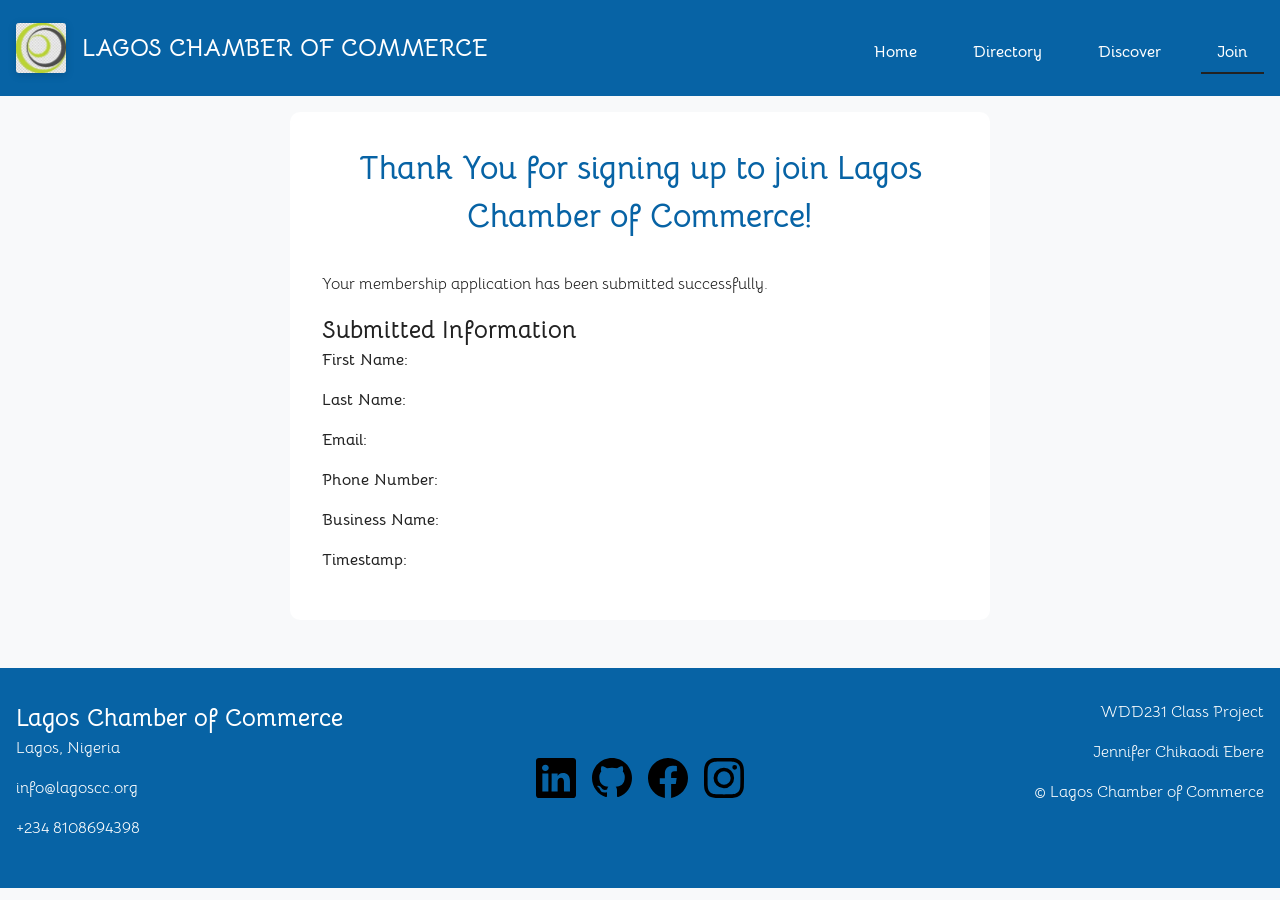
<file: chamber/thankyou.html>
<!doctype html>
<html lang="en">
  <head>
    <meta charset="UTF-8" />
    <meta name="viewport" content="width=device-width, initial-scale=1.0" />
    <title>The Lagos Chamber of Commerce Thank You Page</title>
    <meta
      name="description"
      content="A page for the Lagos Chamber of Commerce where you can receive thank you messages after joining."
    />
    <meta name="author" content="Ebere Jennifer Chikaodi" />

    <!-- Favicon -->
    <link rel="icon" href="images/favicon.ico" />

    <!-- Facebook Open Graph Meta -->
    <meta property="og:title" content="Lagos Chamber of Commerce Thank You page" />
    <meta property="og:type" content="website" />
    <meta
      property="og:description"
      content="Welcome to the Lagos Chamber of Commerce Thank You Page — where extra informations on signing in is sent for customer's view.."
    />
    <meta
      property="og:image"
      content="https://jennifer-ebere.github.io/wdd231/chamber/images/hero.webp"
    />
    <meta
      property="og:url"
      content="https://jennifer-ebere.github.io/wdd231/"
    />
    <!-- Google Font -->
    <link rel="preconnect" href="https://fonts.googleapis.com" />
    <link rel="preconnect" href="https://fonts.gstatic.com" crossorigin />
    <link
      href="https://fonts.googleapis.com/css2?family=Bellota:ital,wght@0,300;0,400;0,700;1,300;1,400;1,700&display=swap"
      rel="stylesheet"
    />
    <script src="scripts/chamber-of-commerce.js" defer></script>
    <link rel="stylesheet" href="styles/normalize.css" />
    <link rel="stylesheet" href="styles/small.css" />
    <link rel="stylesheet" href="styles/larger.css" />
  </head>

  <body>
    <header>
      <div class="hero">
        <img
          src="images/chamber-of-commerce.webp"
          fetchpriority="high"
          loading="eager"
          alt="Lagos Chamber Logo"
          width="60"
          height="60"
        />
        <h2>LAGOS CHAMBER OF COMMERCE</h2>
      </div>

      <button id="menu" aria-label="Toggle navigation">☰</button>

      <nav>
        <ul class="navigation">
          <li><a href="index.html" >Home</a></li>
          <li>
            <a href="directory.html">Directory</a>
          </li>
          <li><a href="discover.html">Discover</a></li>
          <li><a href="join.html" class="active" >Join</a></li>
        </ul>
      </nav>
    </header>

    <main class="main-home">
      <div class="thankyou-card">
        <h1 class="head">Thank You for signing up to join Lagos Chamber of Commerce!</h1>
        <p>Your membership application has been submitted successfully.</p>

        <h2>Submitted Information</h2>
        <p><strong>First Name:</strong> <span id="firstname"></span></p>
        <p><strong>Last Name:</strong> <span id="lastname"></span></p>
        <p><strong>Email:</strong> <span id="email"></span></p>
        <p><strong>Phone Number:</strong> <span id="phone"></span></p>
        <p><strong>Business Name:</strong> <span id="business"></span></p>
        <p><strong>Timestamp:</strong> <span id="timestamp"></span></p>
      </div>
    </main>

    <footer>
      <div class="footer-container">
        <div class="footer-left">
          <h2>Lagos Chamber of Commerce</h2>
          <p>Lagos, Nigeria</p>
          <p>info@lagoscc.org</p>
          <p>+234 8108694398</p>
        </div>

        <div class="footer-center">
          <a href="www.linkedin.com/in/jennifer-ebere-699460242" target="_blank"
            ><img
              src="images/linkedin.svg"
              loading="lazy"
              alt="LinkedIn Logo"
              width="16"
              height="16"
          /></a>
          <a href="https://github.com/Jennifer-ebere/wdd231" target="_blank"
            ><img src="images/github.svg" alt="GitHub Logo" width="16" height="16"
          /></a>
          <a href="https://www.facebook.com/Jennyy.ebere" target="_blank"
            ><img
              src="images/facebook.svg"
              loading="lazy"
              alt="Facebook Logo"
              width="16"
              height="16"
          /></a>
          <a href="https://www.instagram.com/jennyy_ebere/" target="_blank"
            ><img
              src="images/instagram.svg"
              loading="lazy"
              alt="Instagram Logo"
              width="16"
              height="16"
          /></a>
        </div>

        <div class="footer-right">
          <p>WDD231 Class Project</p>
          <p>Jennifer Chikaodi Ebere</p>
          <p>&copy;<span id="currentYear"></span> Lagos Chamber of Commerce</p>
          <p id="lastModified"></p>
        </div>
      </div>
    </footer>
  </body>
</html>
</file>
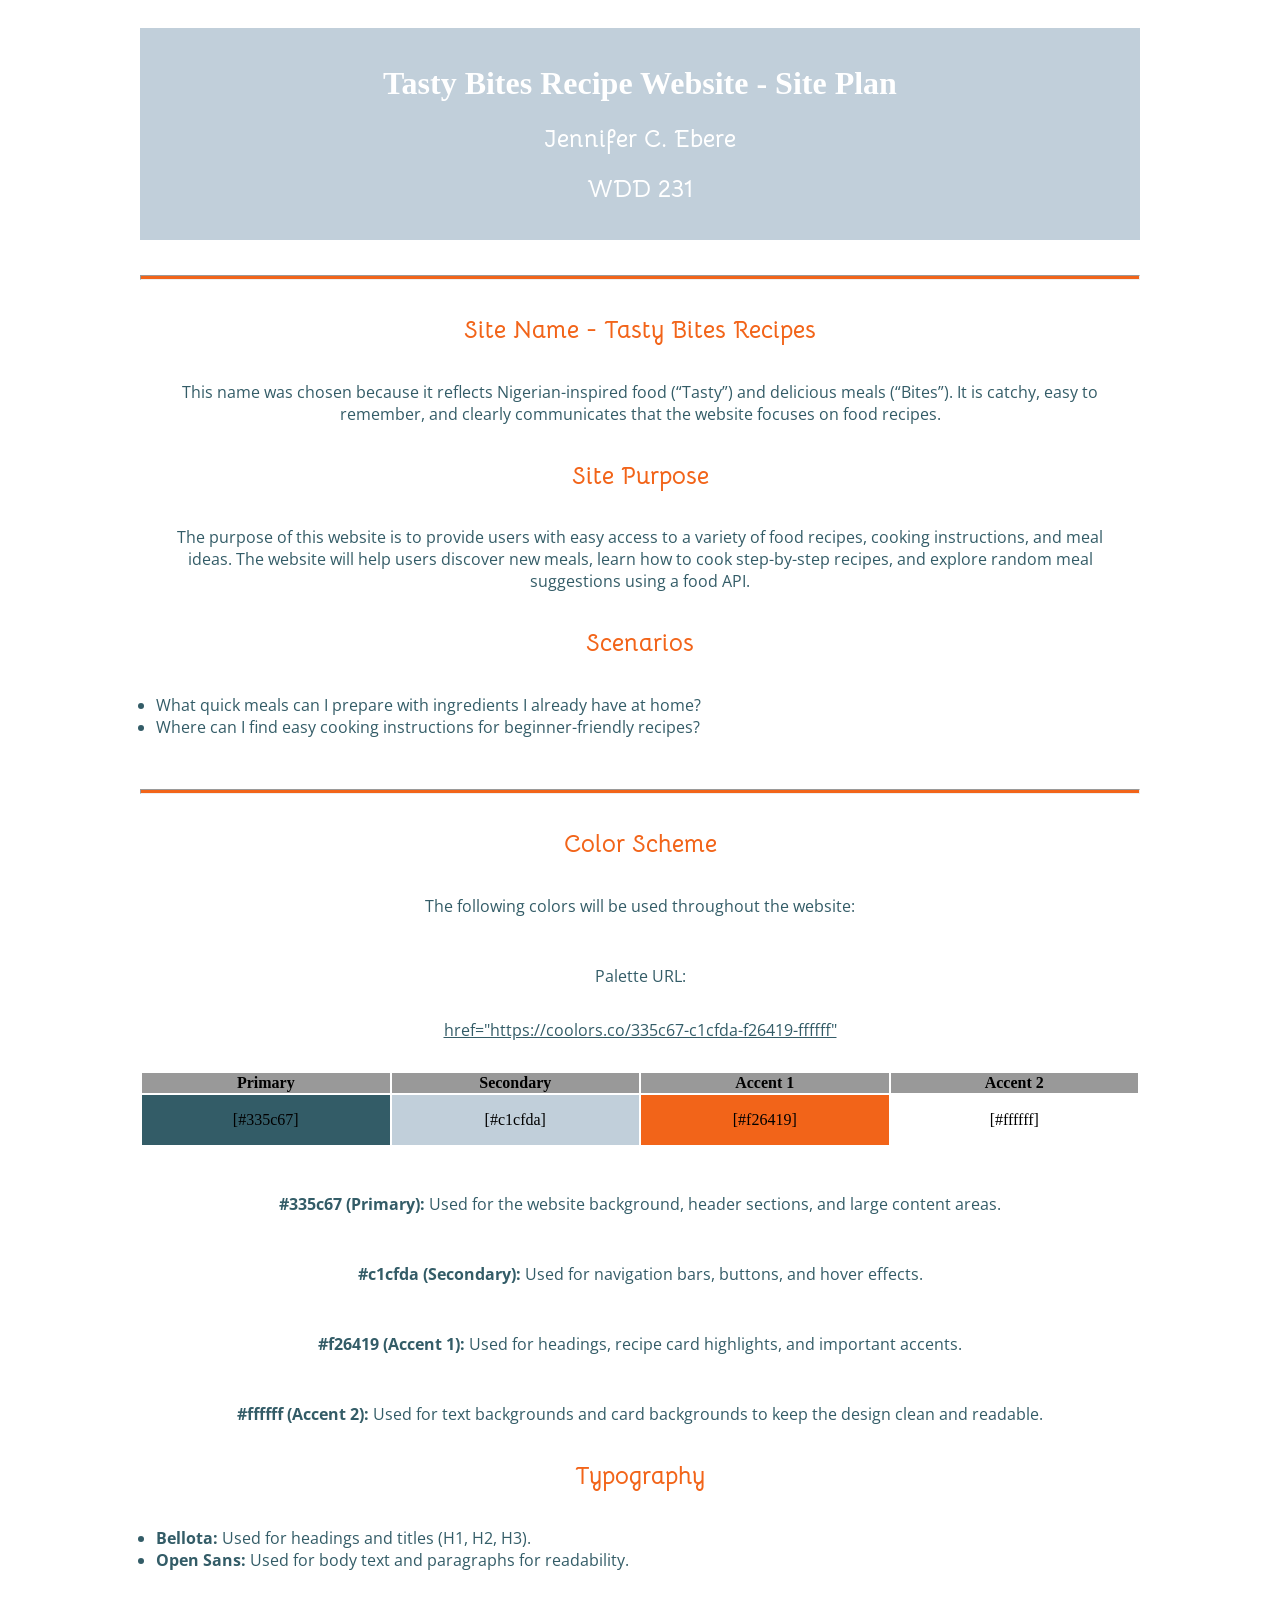
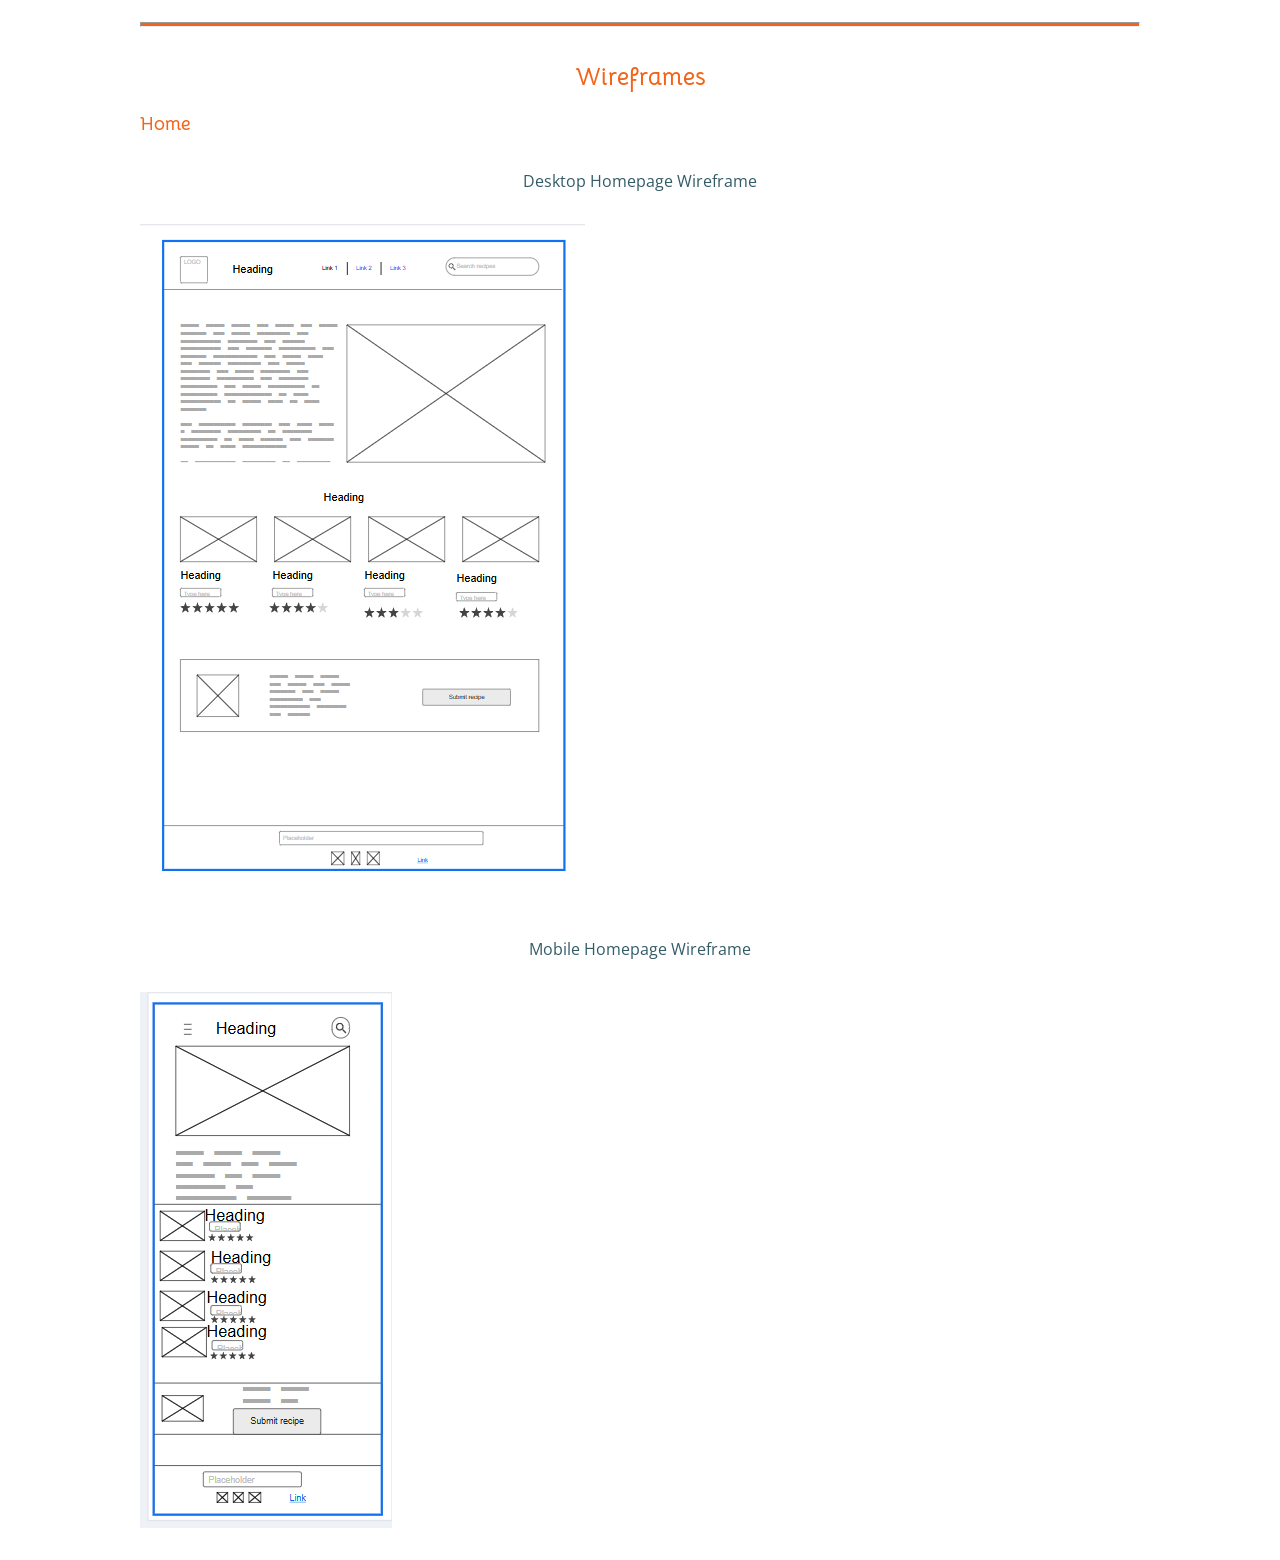
<file: finalproject/final-project-siteplan.html>
<!DOCTYPE html>
<html lang="en">
  <head>
    <meta charset="UTF-8">
    <meta name="viewport" content="width=device-width, initial-scale=1.0">
    <title>
      Jennifer C. Ebere - Tasty Bites Recipe Site Plan
    </title>
    <meta
      name="description"
      content="This is Jennifer Ebere's Food Recipe Website Site Plan.">
    <meta name="author" content="Ebere Jennifer Chikaodi">
    <link rel="stylesheet" href="styles/final-project-siteplan.css">
  </head>
  <body>
    <div class="container">
      <header>
        <h1>Tasty Bites Recipe Website - Site Plan</h1>
        <h2>Jennifer C. Ebere</h2>
        <h2>WDD 231</h2>
      </header>

      <main>

        <hr>
        <section>
          <h2>Site Name - Tasty Bites Recipes</h2>
          <p>
            This name was chosen because it reflects Nigerian-inspired food (“Tasty”) and delicious meals (“Bites”).
            It is catchy, easy to remember, and clearly communicates that the website focuses on food recipes.
          </p>
        </section>
      
        <section>
          <h2>Site Purpose</h2>
          <p>
            The purpose of this website is to provide users with easy access to a variety of food recipes,
            cooking instructions, and meal ideas. The website will help users discover new meals, learn how to cook
            step-by-step recipes, and explore random meal suggestions using a food API.
          </p>
        </section>

        <section>
          <h2>Scenarios</h2>
          <ul>
            <li>What quick meals can I prepare with ingredients I already have at home?</li>
            <li>Where can I find easy cooking instructions for beginner-friendly recipes?</li>
          </ul>
        </section>

        <hr>
        <section>
          <h2>Color Scheme</h2>
          <p>The following colors will be used throughout the website:</p>

          <p>Palette URL:</p>
          <a
            href="https://coolors.co/335c67-c1cfda-f26419-ffffff"
            target="_blank">href="https://coolors.co/335c67-c1cfda-f26419-ffffff"</a>

          <table class="colors">
            <tr>
              <th>Primary</th>
              <th>Secondary</th>
              <th>Accent 1</th>
              <th>Accent 2</th>
            </tr>

            <tr>
              <td class="primary">[#335c67]</td>
              <td class="secondary">[#c1cfda]</td>
              <td class="accent1">[#f26419]</td>
              <td class="accent2">[#ffffff] </td>
            </tr>
          </table>  
          <p>
            <strong>#335c67 (Primary):</strong> Used for the website background, header sections, and large content areas.
          </p>

          <p>
            <strong>#c1cfda (Secondary):</strong> Used for navigation bars, buttons, and hover effects.
          </p>

          <p>
            <strong>#f26419 (Accent 1):</strong> Used for headings, recipe card highlights, and important accents.
          </p>

          <p>
            <strong>#ffffff (Accent 2):</strong> Used for text backgrounds and card backgrounds to keep the design clean and readable.
          </p>    
        </section>

        <section>
          <h2>Typography</h2>
          <ul>
            <li><strong>Bellota:</strong> Used for headings and titles (H1, H2, H3).</li>
            <li><strong>Open Sans:</strong> Used for body text and paragraphs for readability.</li>
          </ul>
        </section>

        <hr>
        <h2>Wireframes</h2>

        <h3>Home</h3>
        <p>Desktop Homepage Wireframe</p>
        <img
          src="images/homepage-desktop-wireframe.png"
          alt="home page desktop wireframe">
        <p>Mobile Homepage Wireframe</p>
        <img
          src="images/homepage-mobile-wireframe.png"
          alt="home page mobile wireframe">

      </main>
    </div>
  </body>
</html>
</file>
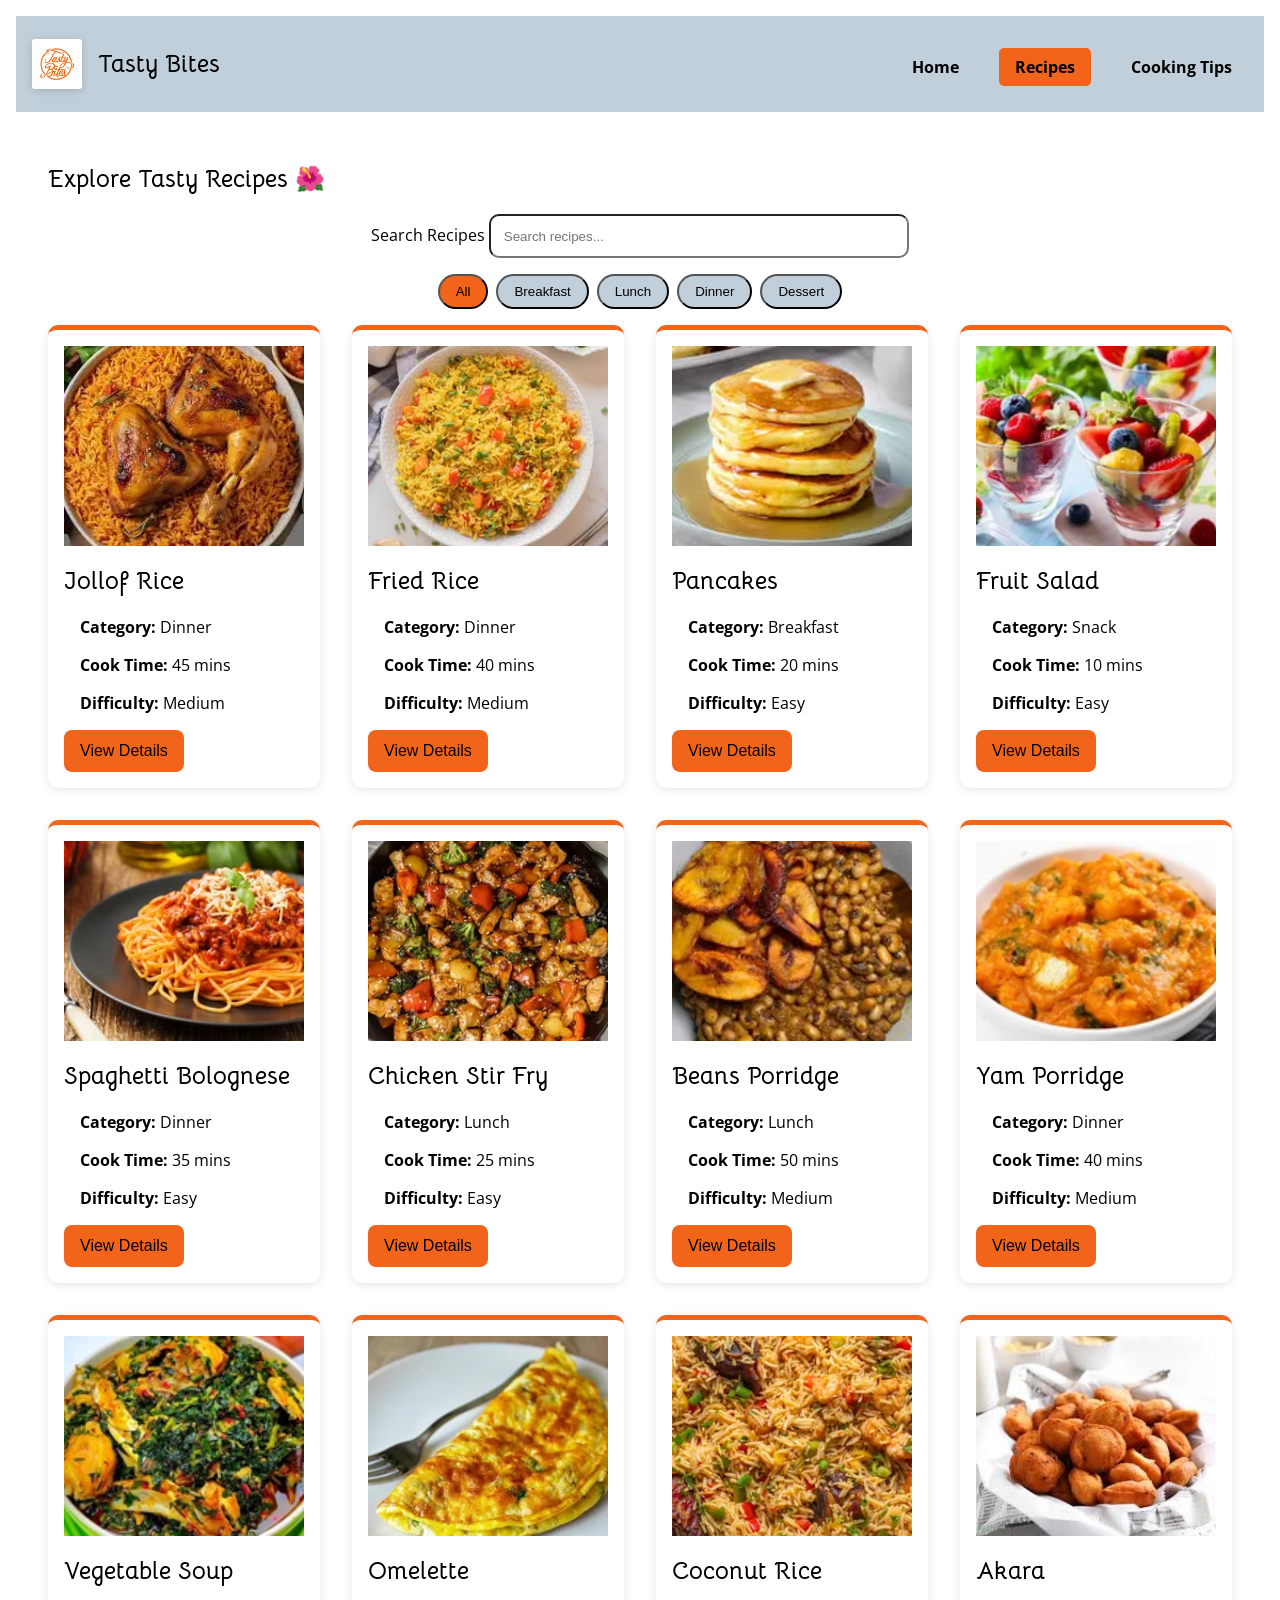
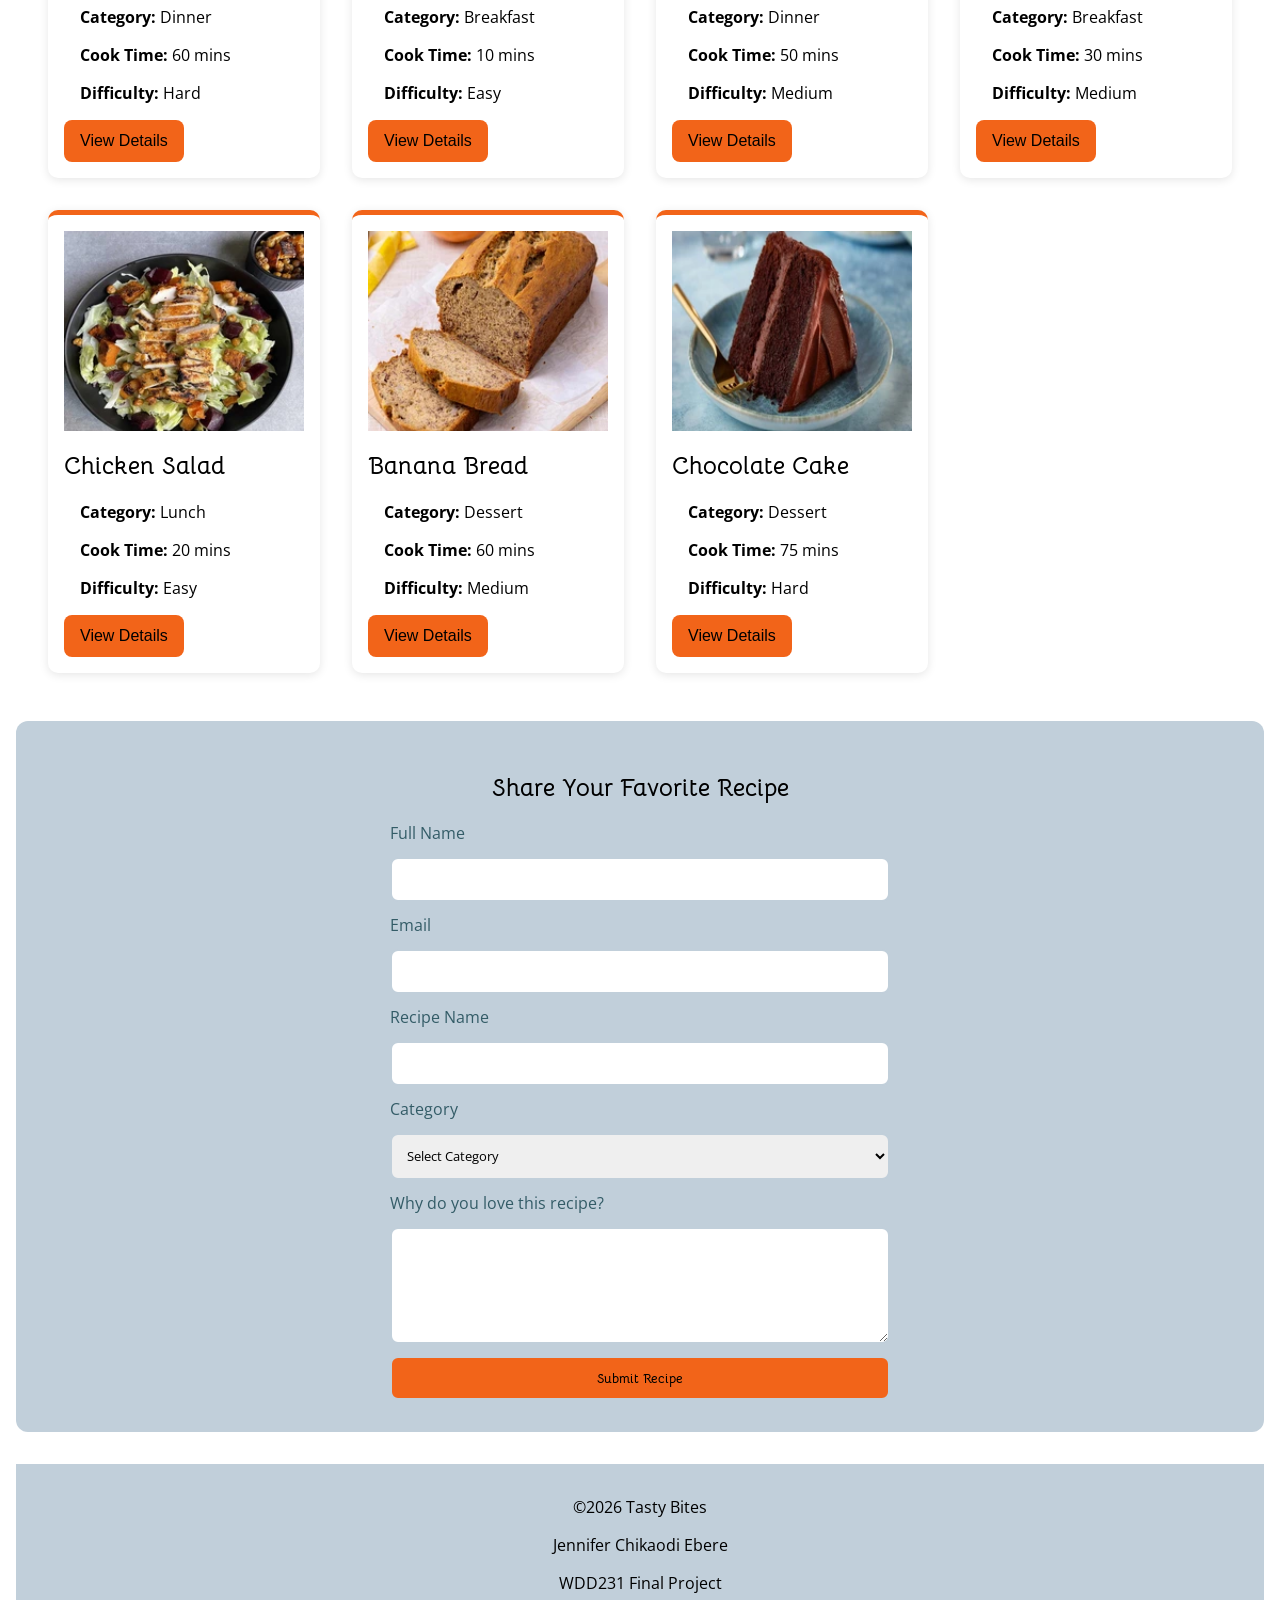
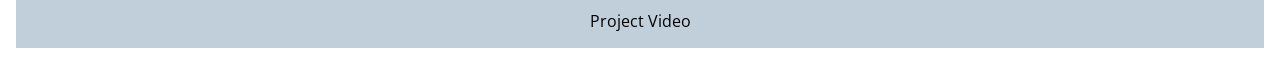
<file: finalproject/recipes.html>
<!doctype html>
<html lang="en">

<head>
    <meta charset="UTF-8" />
    <meta name="viewport" content="width=device-width, initial-scale=1.0" />
    <title>Tasty Bites Recipes Page</title>
    <meta name="description"
        content="Recipes Page for discovering delicious recipes, cooking tips, and meal ideas for every occasion that you will love." />
    <meta name="author" content="Ebere Jennifer Chikaodi" />

    <!-- Favicon -->
    <link rel="icon" href="images/favicon.ico" />

    <!-- Facebook Open Graph Meta -->
    <meta property="og:title" content="Tasty Bites Recipes page" />
    <meta property="og:type" content="website" />
    <meta property="og:description"
        content="Welcome to the Tasty Bites Recipes Page — Discover delicious recipes and cooking tips and make your meals an experience to remember." />
    <meta property="og:image" content="https://jennifer-ebere.github.io/wdd231/finalproject/images/hero.webp" />
    <meta property="og:url" content="https://jennifer-ebere.github.io/wdd231/finalproject" />
    <!-- Google Font -->
    <link rel="preconnect" href="https://fonts.googleapis.com" />
    <link rel="preconnect" href="https://fonts.gstatic.com" crossorigin />
    <link
        href="https://fonts.googleapis.com/css2?family=Bellota:ital,wght@0,300;0,400;0,700;1,300;1,400;1,700&family=Open+Sans:ital,wght@0,300..800;1,300..800&display=swap'"
        rel="stylesheet" />
    <script type="module" src="scripts/main.js"></script>
    <script type="module" src="scripts/recipes.js"></script>
    <link rel="stylesheet" href="styles/small.css" />
    <link rel="stylesheet" href="styles/larger.css" />
</head>

<body>
    <header>
        <div class="logo">
            <img src="images/tasty-bites-logo.webp" fetchpriority="high" loading="eager" alt="Tasty Bites Logo"
                width="60" height="60" />
            <h2>Tasty Bites</h2>
        </div>

        <button id="menuBtn" aria-label="Toggle navigation">☰</button>

        <nav>
            <ul class="navMenu">
                <li><a href="index.html">Home</a></li>
                <li><a href="recipes.html" class="active">Recipes</a></li>
                <li><a href="tips.html">Cooking Tips</a></li>
            </ul>
        </nav>
    </header>

    <main class="main-home">

        <section class="recipes-section">
            <h1 class="intro">Explore Tasty Recipes &#127802;</h1>

            <div class="search-container">
                <label for="recipeSearch" class="sr-only"> Search Recipes </label>
                <input type="text" id="recipeSearch" placeholder="Search recipes...">
            </div>

            <div class="filter-container">
                <button class="filter-btn active" data-category="all"> All </button>
                <button class="filter-btn" data-category="breakfast"> Breakfast </button>
                <button class="filter-btn" data-category="lunch"> Lunch </button>
                <button class="filter-btn" data-category="dinner"> Dinner </button>
                <button class="filter-btn" data-category="dessert"> Dessert </button>
            </div>

            <!-- Recipes will be inserted here -->

            <div id="recipesContainer"></div>
            <div id="recipeModal" class="modal">
                <div class="modal-content">
                    <span id="closeModal" class="close-btn">✕</span>
                    <div id="modalBody"></div>
                </div>
            </div>
        </section>
    </main>

    <section class="submit-recipe">

        <h2>Share Your Favorite Recipe</h2>

        <form action="submit.html" method="get">
            <label for="fullname"> Full Name </label>
            <input type="text" id="fullname" name="fullname" required>
            <label for="email"> Email </label>
            <input type="email" id="email" autocomplete="email" name="email" required>
            <label for="recipeName"> Recipe Name </label>
            <input type="text" id="recipeName" name="recipeName" required>
            <label for="category"> Category </label>
            <select id="category" name="category" required>
                <option value=""> Select Category </option>
                <option value="Breakfast"> Breakfast </option>
                <option value="Lunch"> Lunch </option>
                <option value="Dinner"> Dinner </option>
                <option value="Dessert"> Dessert </option>
            </select>

            <label for="instructions"> Why do you love this recipe? </label>
            <textarea id="instructions" name="instructions" rows="5"></textarea>
            <input type="submit" value="Submit Recipe">
        </form>
    </section>

    <footer>
        <p>&copy;<span id="year"></span> Tasty Bites</p>
        <p>Jennifer Chikaodi Ebere</p>
        <p>WDD231 Final Project</p>
        <a href="https://www.loom.com/share/d60be6edbb0f48d48446cd84be3f0057">Project Video</a>
    </footer>
</body>

</html>
</file>
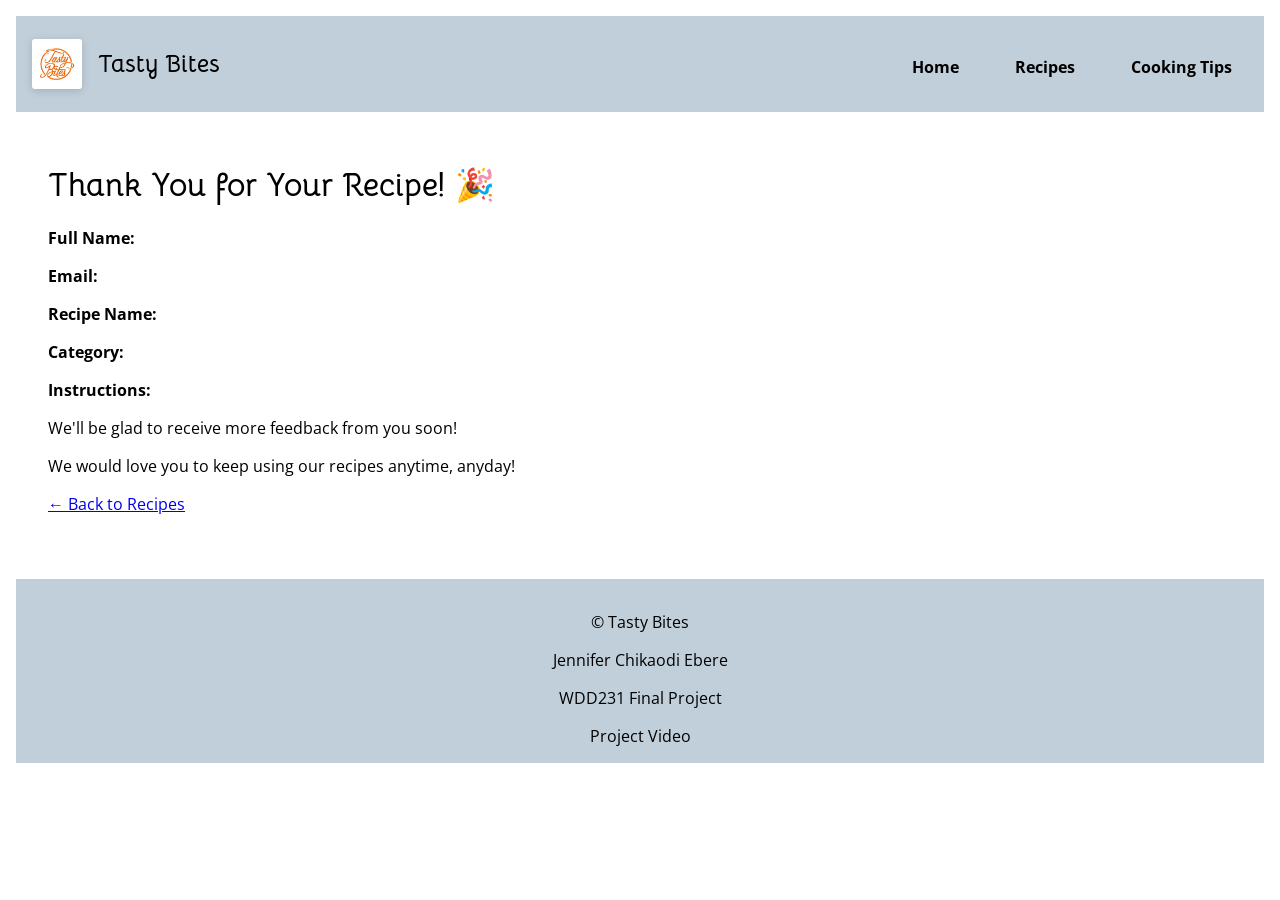
<file: finalproject/submit.html>
<!doctype html>
<html lang="en">

<head>
    <meta charset="UTF-8" />
    <meta name="viewport" content="width=device-width, initial-scale=1.0" />
    <title>Tasty Bites Submit Page</title>
    <meta name="description"
        content="Submit Page for discovering delicious recipes, cooking tips, and meal ideas for every occasion that you will love." />
    <meta name="author" content="Ebere Jennifer Chikaodi" />

    <!-- Favicon -->
    <link rel="icon" href="images/favicon.ico" />

    <!-- Facebook Open Graph Meta -->
    <meta property="og:title" content="Tasty Bites Submit page" />
    <meta property="og:type" content="website" />
    <meta property="og:description"
        content="Welcome to the Tasty Bites Submit Page — Discover delicious recipes and cooking tips and make your meals an experience to remember." />
    <meta property="og:image" content="https://jennifer-ebere.github.io/wdd231/finalproject/images/hero.webp" />
    <meta property="og:url" content="https://jennifer-ebere.github.io/wdd231/finalproject" />
    <!-- Google Font -->
    <link rel="preconnect" href="https://fonts.googleapis.com" />
    <link rel="preconnect" href="https://fonts.gstatic.com" crossorigin />
    <link
        href="https://fonts.googleapis.com/css2?family=Bellota:ital,wght@0,300;0,400;0,700;1,300;1,400;1,700&family=Open+Sans:ital,wght@0,300..800;1,300..800&display=swap'"
        rel="stylesheet" />
    <script type="module" src="scripts/submit.js"></script>
    <link rel="stylesheet" href="styles/small.css" />
    <link rel="stylesheet" href="styles/larger.css" />
</head>

<body>
    <header>
        <div class="logo">
            <img src="images/tasty-bites-logo.webp" fetchpriority="high" loading="eager" alt="Tasty Bites Logo"
                width="60" height="60" />
            <h2>Tasty Bites</h2>
        </div>

        <button id="menuBtn" aria-label="Toggle navigation">☰</button>

        <nav>
            <ul class="navMenu">
                <li><a href="index.html">Home</a></li>
                <li><a href="recipes.html">Recipes</a></li>
                <li><a href="tips.html">Cooking Tips</a></li>
            </ul>
        </nav>
    </header>

    <main class="main-home">
        <h1>Thank You for Your Recipe! 🎉</h1>

        <p><strong>Full Name:</strong> <span id="fullname"></span></p>
        <p><strong>Email:</strong> <span id="email"></span></p>
        <p><strong>Recipe Name:</strong> <span id="recipeName"></span></p>
        <p><strong>Category:</strong> <span id="category"></span></p>
        <p><strong>Instructions:</strong> <span id="instructions"></span></p>
        
        <P>We'll be glad to receive more feedback from you soon!</P>
        <p>We would love you to keep using our recipes anytime, anyday!</p>
        <a href="recipes.html">← Back to Recipes</a>
    </main>

    <footer>
        <p>&copy;<span id="year"></span> Tasty Bites</p>
        <p>Jennifer Chikaodi Ebere</p>
        <p>WDD231 Final Project</p>
        <a href="#">Project Video</a>
    </footer>
</body>

</html>
</file>
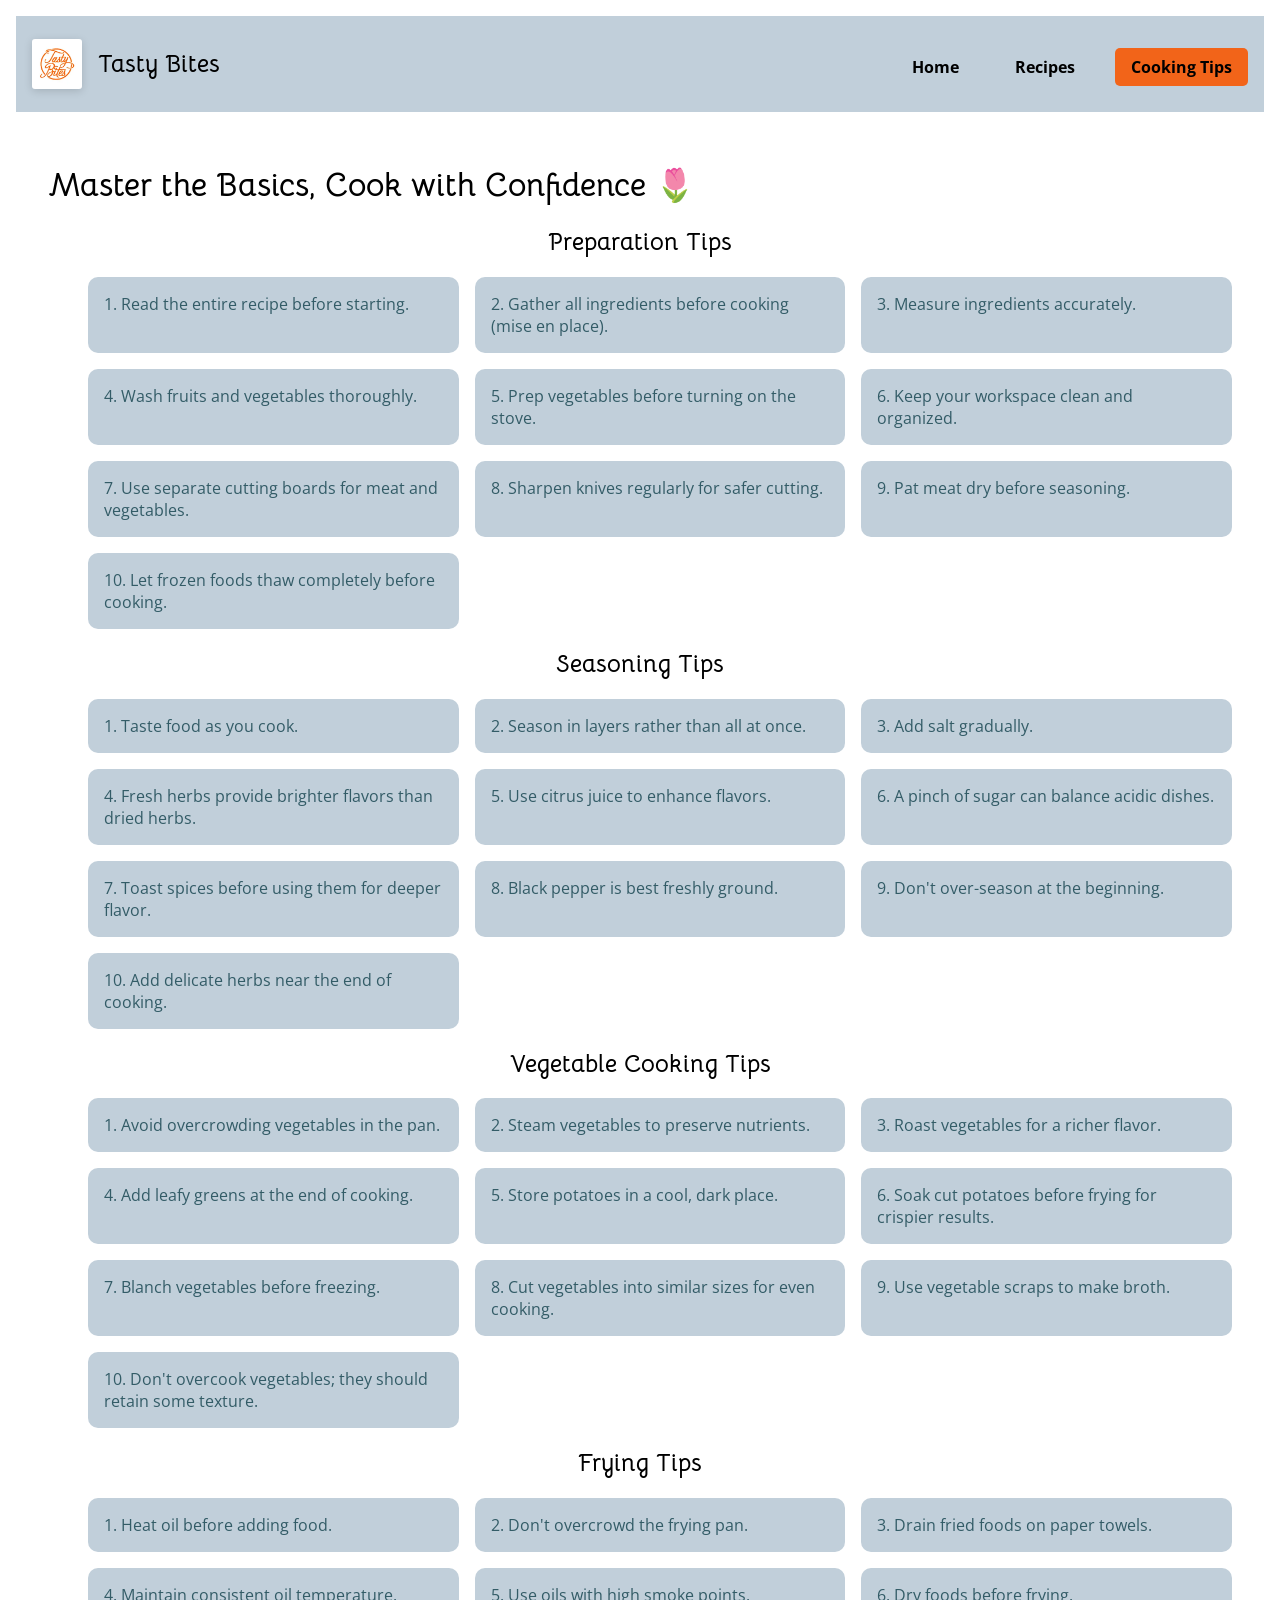
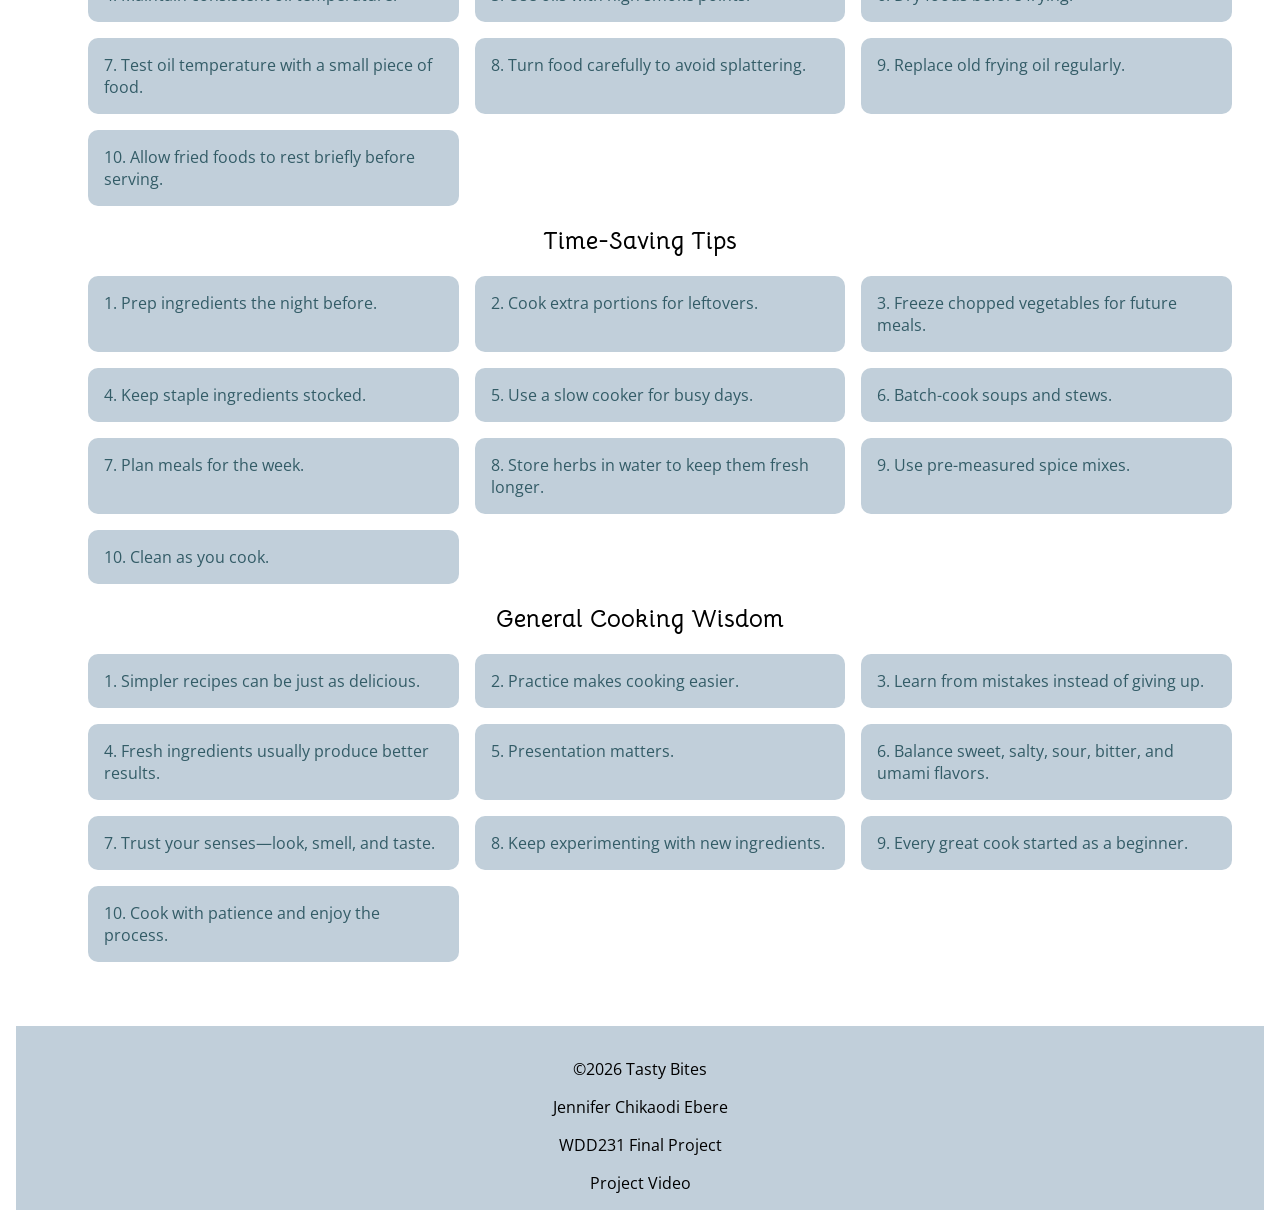
<file: finalproject/tips.html>
<!doctype html>
<html lang="en">

<head>
    <meta charset="UTF-8" />
    <meta name="viewport" content="width=device-width, initial-scale=1.0" />
    <title>Tasty Bites Cooking Tips Page Page</title>
    <meta name="description"
        content="Cooking Tips Page for discovering delicious recipes, cooking tips, and meal ideas for every occasion that you will love." />
    <meta name="author" content="Ebere Jennifer Chikaodi" />

    <!-- Favicon -->
    <link rel="icon" href="images/favicon.ico" />

    <!-- Facebook Open Graph Meta -->
    <meta property="og:title" content="Tasty Bites Cooking Tips page" />
    <meta property="og:type" content="website" />
    <meta property="og:description"
        content="Welcome to the Tasty Bites Cooking Tips Page — Discover delicious recipes and cooking tips and make your meals an experience to remember." />
    <meta property="og:image" content="https://jennifer-ebere.github.io/wdd231/finalproject/images/hero.webp" />
    <meta property="og:url" content="https://jennifer-ebere.github.io/wdd231/finalproject" />
    <!-- Google Font -->
    <link rel="preconnect" href="https://fonts.googleapis.com" />
    <link rel="preconnect" href="https://fonts.gstatic.com" crossorigin />
    <link
        href="https://fonts.googleapis.com/css2?family=Bellota:ital,wght@0,300;0,400;0,700;1,300;1,400;1,700&family=Open+Sans:ital,wght@0,300..800;1,300..800&display=swap'"
        rel="stylesheet" />
    <script type="module" src="scripts/main.js"></script>
    <link rel="stylesheet" href="styles/small.css" />
    <link rel="stylesheet" href="styles/larger.css" />
</head>

<body>
    <header>
        <div class="logo">
            <img src="images/tasty-bites-logo.webp" fetchpriority="high" loading="eager" alt="Tasty Bites Logo"
                width="60" height="60" />
            <h2>Tasty Bites</h2>
        </div>

        <button id="menuBtn" aria-label="Toggle navigation">☰</button>

        <nav>
            <ul class="navMenu">
                <li><a href="index.html">Home</a></li>
                <li><a href="recipes.html">Recipes</a></li>
                <li><a href="tips.html" class="active">Cooking Tips</a></li>
            </ul>
        </nav>
    </header>

    <main class="main-home">

        <h1>Master the Basics, Cook with Confidence &#127799;</h1>
        <h2 class="tips-title">Preparation Tips</h2>
        <section class="tips-section">
            <ol>
                <li>Read the entire recipe before starting.</li>
                <li>Gather all ingredients before cooking (mise en place).</li>
                <li>Measure ingredients accurately.</li>
                <li>Wash fruits and vegetables thoroughly.</li>
                <li>Prep vegetables before turning on the stove.</li>
                <li>Keep your workspace clean and organized.</li>
                <li>Use separate cutting boards for meat and vegetables.</li>
                <li>Sharpen knives regularly for safer cutting.</li>
                <li>Pat meat dry before seasoning.</li>
                <li>Let frozen foods thaw completely before cooking.</li>
            </ol>
        </section>

        <h2 class="tips-title">Seasoning Tips</h2>
        <section class="tips-section">
            <ol>
                <li>Taste food as you cook.</li>
                <li>Season in layers rather than all at once.</li>
                <li>Add salt gradually.</li>
                <li>Fresh herbs provide brighter flavors than dried herbs.</li>
                <li>Use citrus juice to enhance flavors.</li>
                <li>A pinch of sugar can balance acidic dishes.</li>
                <li>Toast spices before using them for deeper flavor.</li>
                <li>Black pepper is best freshly ground.</li>
                <li>Don't over-season at the beginning.</li>
                <li>Add delicate herbs near the end of cooking.</li>
            </ol>
        </section>

        <h2 class="tips-title">Vegetable Cooking Tips</h2>
        <section class="tips-section">
            <ol>
                <li>Avoid overcrowding vegetables in the pan.</li>
                <li>Steam vegetables to preserve nutrients.</li>
                <li>Roast vegetables for a richer flavor.</li>
                <li>Add leafy greens at the end of cooking.</li>
                <li>Store potatoes in a cool, dark place.</li>
                <li>Soak cut potatoes before frying for crispier results.</li>
                <li>Blanch vegetables before freezing.</li>
                <li>Cut vegetables into similar sizes for even cooking.</li>
                <li>Use vegetable scraps to make broth.</li>
                <li>Don't overcook vegetables; they should retain some texture.</li>
            </ol>
        </section>

        <h2 class="tips-title">Frying Tips</h2>
        <section class="tips-section">
            <ol>
                <li>Heat oil before adding food.</li>
                <li>Don't overcrowd the frying pan.</li>
                <li>Drain fried foods on paper towels.</li>
                <li>Maintain consistent oil temperature.</li>
                <li>Use oils with high smoke points.</li>
                <li>Dry foods before frying.</li>
                <li>Test oil temperature with a small piece of food.</li>
                <li>Turn food carefully to avoid splattering.</li>
                <li>Replace old frying oil regularly.</li>
                <li>Allow fried foods to rest briefly before serving.</li>
            </ol>
        </section>

        <h2 class="tips-title">Time-Saving Tips</h2>
        <section class="tips-section">
            <ol>
                <li>Prep ingredients the night before.</li>
                <li>Cook extra portions for leftovers.</li>
                <li>Freeze chopped vegetables for future meals.</li>
                <li>Keep staple ingredients stocked.</li>
                <li>Use a slow cooker for busy days.</li>
                <li>Batch-cook soups and stews.</li>
                <li>Plan meals for the week.</li>
                <li>Store herbs in water to keep them fresh longer.</li>
                <li>Use pre-measured spice mixes.</li>
                <li>Clean as you cook.</li>
            </ol>
        </section>

        <h2 class="tips-title">General Cooking Wisdom</h2>
        <section class="tips-section">
            <ol>
                <li>Simpler recipes can be just as delicious.</li>
                <li>Practice makes cooking easier.</li>
                <li>Learn from mistakes instead of giving up.</li>
                <li>Fresh ingredients usually produce better results.</li>
                <li>Presentation matters.</li>
                <li>Balance sweet, salty, sour, bitter, and umami flavors.</li>
                <li>Trust your senses—look, smell, and taste.</li>
                <li>Keep experimenting with new ingredients.</li>
                <li>Every great cook started as a beginner.</li>
                <li>Cook with patience and enjoy the process.</li>
            </ol>
        </section>
    </main>

    <footer>
        <p>&copy;<span id="year"></span> Tasty Bites</p>
        <p>Jennifer Chikaodi Ebere</p>
        <p>WDD231 Final Project</p>
        <a href="https://www.loom.com/share/d60be6edbb0f48d48446cd84be3f0057">Project Video</a>
    </footer>
</body>

</html>
</file>
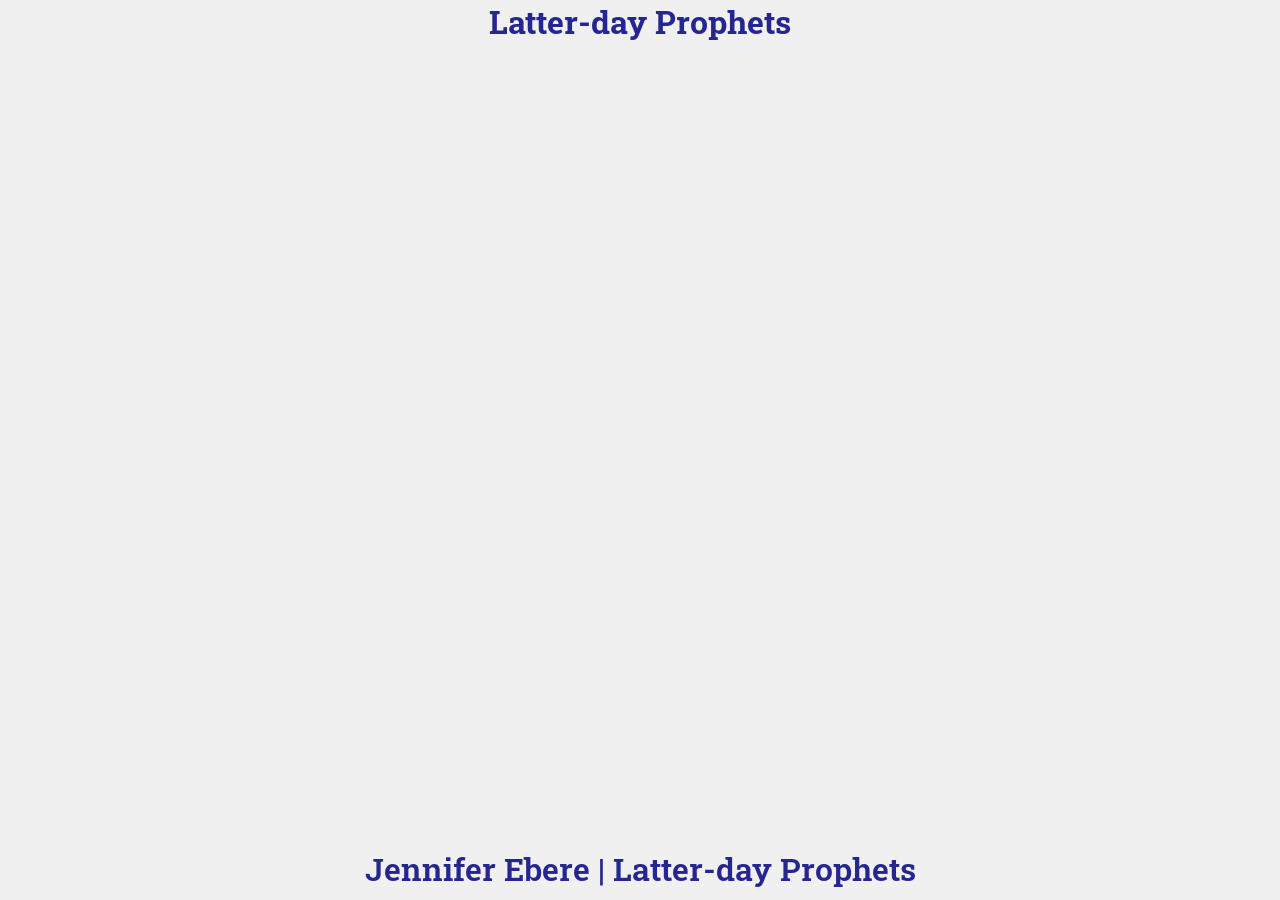
<file: week2/prophets.html>
<!DOCTYPE html>
<html lang="en">
  <head>
    <meta charset="UTF-8">
    <meta name="viewport" content="width=device-width, initial-scale=1.0">
    <title>Latter-day Saints Prophets</title>
    <meta name="description" content="This is a structured presentation of how HTML Tables are displayed in rows and columns.">
    <meta name="author" content="Ebere Jennifer Chikaodi">
    <link rel="preconnect" href="https://fonts.googleapis.com">
    <link rel="preconnect" href="https://fonts.gstatic.com" crossorigin>
    <link href="https://fonts.googleapis.com/css2?family=Roboto+Slab:wght@100..900&display=swap" rel="stylesheet">
    <script src="scripts/prophets.js" defer></script>
    <link rel="stylesheet" href="styles/prophets.css">
  </head>
  <body>
    <header>
      <h1>Latter-day Prophets</h1>
    </header>
    <main>
      <div id="cards"></div>
    </main>
    <footer>
      Jennifer Ebere | Latter-day Prophets
    </footer>
   
  </body>
</html>
</file>
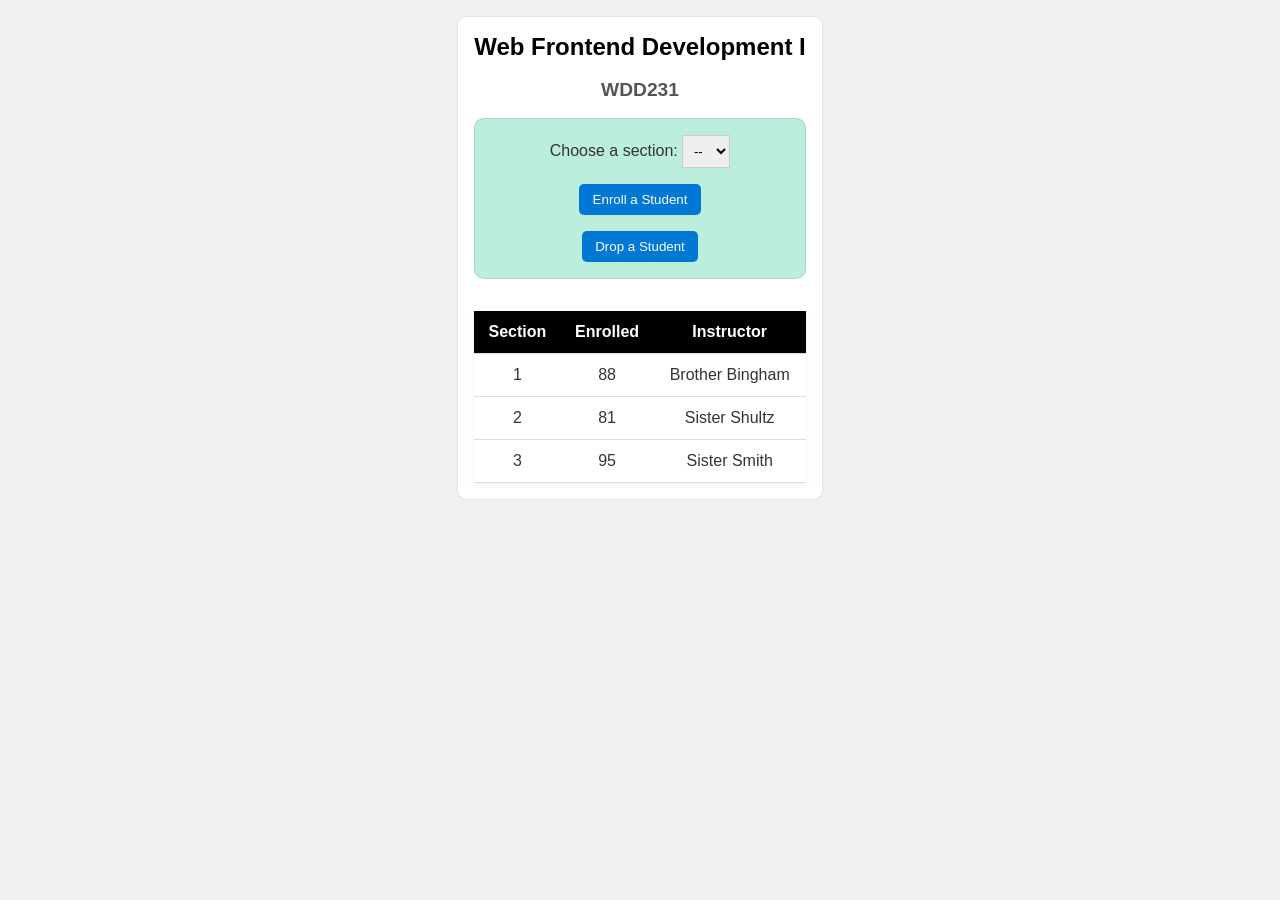
<file: week3/modules.html>
<!DOCTYPE html>
<html lang="en">

<head>
  <meta charset="UTF-8">
  <meta name="viewport" content="width=device-width, initial-scale=1.0">
  <title>Modules Example: Course and Sections</title>
  <link rel="stylesheet" href="styles/modules.css">
  <script type="module" src="scripts/modules.mjs"></script>
</head>

<body>
  <main>
  <h1 id="courseName"></h1>
  <h2 id="courseCode"></h2>

  <div id="enrollment">
    <label for="sectionNumber">Choose a section:</label>
    <select id="sectionNumber">
      <option value="0" disabled selected>--</option>
    </select>
    <button id="enrollStudent">Enroll a Student</button>
    <button id="dropStudent">Drop a Student</button>
  </div>

  <table>
    <thead>
      <tr>
        <th>Section</th>
        <th>Enrolled</th>
        <th>Instructor</th>
      </tr>
    </thead>
    <tbody id="sections"></tbody>
  </table>
  </main>
</body>

</html>
</file>
<file: styles/styles.css>
* {
  margin: 0;
  padding: 0;
  box-sizing: border-box;
}

/* BODY */
body {
  font-family: 'Poppins', sans-serif;
  background: white;
  color: #222;
  line-height: 1.6;
}

/* This will prevent the text from touching the edges */
main,
header,
footer {
  width: 100%;
  max-width: 1200px;
  margin: auto;
  padding-left: 1rem;
  padding-right: 1rem;
}

/* HEADER */
header {
  background: white;
}

.header-top {
  display: flex;
  align-items: center;
  padding: 1rem 0;
  gap: 10px;
}

.header-top img {
  width: 50px;
  height: auto;
}

.text {
  font-size: 1.5rem;
  font-weight: 600;
}

/* HAMBURGER */
#menuBtn {
  margin-left: auto;
  font-size: 1.8rem;
  background: none;
  border: none;
  cursor: pointer;
  color: #222;
}

/* NAVIGATION */
nav {
  background-color: #222;
  border-radius: 6px;
  overflow: hidden;
}

nav ul {
  display: flex;
  list-style: none;
}

nav li {
  flex: 1;
}

nav a {
  display: block;
  color: white;
  text-align: center;
  text-decoration: none;
  padding: 1rem;
  transition: background-color 0.3s ease, color 0.3s ease;
}

/* NO TWITCHING */
nav a:hover {
  background-color: #666;
  color: white;
}

nav a.active {
  background-color: #444;
  font-weight: 600;
}

/* MAIN */
main {
  padding-top: 1rem;
  padding-bottom: 1rem;
}

h1 {
  margin-bottom: 1rem;
}

h2 {
  text-align: center;
}

/* GRID LAYOUT */
.top-grid {
  display: grid;
  grid-template-columns: 2fr 1fr;
  gap: 1rem;
}

/* SECTIONS */
section {
  background: #f2f2f2;
  padding: 1rem;
  border-radius: 8px;
}

section h2 {
  background: #333;
  color: white;
  padding: 0.7rem;
  margin-bottom: 1rem;
  font-size: 1rem;
  border-radius: 4px;
}

/* IMAGES */
img {
  max-width: 100%;
  height: 150px;
  display: block;
}

/* CENTER IMAGE */
.center-image {
  margin: 0 auto;
}

/* PHOTO BOX */
.photo-box {
  background: #ccc;
  min-height: 150px;
  border-radius: 6px;
}

/* COURSES */
.courses {
  margin-top: 1rem;
  background-color: white;
}

.filters {
  display: flex;
  gap: 10px;
  margin: 1rem 0;
  flex-wrap: wrap;
}

.filters button {
  flex: 1;
  min-width: 100px;
  padding: 0.8rem;
  background: #bbb;
  border: 2px solid #888;
  cursor: pointer;
  border-radius: 6px;
  font-weight: 600;
  transition: background-color 0.3s ease;
}

.filters button:hover {
  background: #999;
  color: white;
}

/* COURSE LIST */
.course-list {
  display: flex;
  gap: 10px;
  margin: 1rem 0;
  flex-wrap: wrap;
}

.course-list span {
  background: #bbb;
  padding: 0.8rem;
  flex: 1;
  min-width: 120px;
  text-align: center;
  font-weight: 500;
  border-radius: 6px;
}

#courseContainer {
  display: flex;
  gap: 10px;
  margin: 1rem 0;
  flex-wrap: wrap;
}

.course-card {
  flex: 1;
  min-width: 100px;
  padding: 0.8rem;
  background: #bbb;
  border: 2px solid #888;
  cursor: pointer;
  border-radius: 6px;
  font-weight: 600;
  transition: background-color 0.3s ease;
}

.completed {
  background-color: #e1675e83;
}

/* TEXT */
.middle {
  text-align: center;
  padding-top: 5px;
}

#courses div {
  border: 1px solid #ccc;
  padding: 1rem;
  margin: 1rem;
  cursor: pointer;
}


dialog {
  border: 1px solid #ccc;
  border-radius: 10px;
  padding: 1rem;
  width: 90%;
  max-width: 500px;
}

dialog::backdrop {
  background: rgba(0,0,0,0.5);
}

#closeModal {
  float: right;
  cursor: pointer;
}

/* FOOTER */
footer {
  text-align: center;
  margin-top: 2rem;
}

/* SOCIAL */
.social {
  display: flex;
  justify-content: center;
  gap: 10px;
  margin-bottom: 1rem;
  flex-wrap: wrap;
}

.social img {
  width: 32px;
  height: 32px;
}

.social a {
  border: 1px solid #ccc;
  border-radius: 50%;
  padding: 5px;
  transition: background-color 0.3s ease;
}

.social a:hover {
  background-color: #d7d7f5;
}

/* FOOTER INFO */
.footer-info {
  background-color: #ccc;
  padding: 1rem;
  border-radius: 6px 6px 0 0;
}
</file>
<file: styles/larger.css>
/* MOBILE VIEW */
@media (max-width: 768px) {

  nav ul {
    flex-direction: column;
    display: none;
  }

  nav.open ul {
    display: flex;
  }

  .top-grid {
    grid-template-columns: 1fr;
  }

  .header-top {
    flex-wrap: wrap;
  }

  .filters,
  .course-list {
    flex-direction: column;
  }

  .filters button,
  .course-list span {
    width: 100%;
  }
}
</file>
<file: chamber/styles/small.css>
/* ROOT VARIABLES */
* {
  box-sizing: border-box;
}

body {
  margin: 0;
  font-family: "Bellota", Arial, sans-serif;
  color: #222;
  background-color: #f8f9fa;
  min-width: 320px;
}

img {
  max-width: 100%;
  height: auto;
  display: block;
}

header,
main,
footer {
  width: 100%;
}

/* HEADER */
header {
  display: flex;
  justify-content: space-between;
  align-items: center;
  background-color: #0763a5;
  padding: 1rem;
  color: white;
  min-height: 90px;
}

.hero {
  display: flex;
  align-items: center;
  gap: 1rem;
}

.hero img {
  width: 50px;
  height: 50px;
  object-fit: cover;
  border-radius: 3px;
  box-shadow: 0 2px 8px rgba(0, 0, 0, 0.15);
}

.hero h1 {
  margin: 0;
  font-size: 1.2rem;
  color: white;
}

/* NAVIGATION */
#menu {
  display: block;
  background: none;
  border: none;
  font-size: 2rem;
  cursor: pointer;
}

.navigation {
  list-style: none;
  margin: 0;
  min-height: 48px;
  padding: 0;
  display: none;
  flex-direction: column;
}

.navigation.open {
  display: flex;
}

.navigation a {
  display: block;
  padding: 1rem;
  text-decoration: none;
  color: white;
  font-weight: 600;
}

.navigation a:hover {
  background-color: rgb(8, 197, 255);
  color: beige;
}

.navigation a.active {
  border-bottom: 2px solid #222;
}

/* MAIN HOME */
.main-home {
  padding: 1rem;
}

/* HERO */
.hero-section {
  position: relative;
}

.hero-section img {
  width: 100%;
  border-radius: 10px;
  display: block;
}

.cta-button {
  position: absolute;
  right: 20px;
  bottom: 20px;
  background-color: #0a6cb2;
  color: white;
  padding: 0.8rem 1.2rem;
  text-decoration: none;
  border-radius: 8px;
  font-weight: bold;
}

.cta-button:hover {
  background-color: #00b68f;
}

.intro {
  color: #0077b6
}

/* HOME GRID */
.top-grid {
  display: grid;
  gap: 1rem;
  margin-top: 1rem;
} 

.card {
  background-color: #f4f4f4;
  padding: 0.5rem;
  border-radius: 10px;
  overflow: hidden;
  height: 100%;
  display: flex;
  flex-direction: column;
  box-shadow: 0 2px 8px rgba(0, 0, 0, 0.1);
  animation: slideIn 1s ease forwards;
  opacity: 0;
}

.card h2 {
  background-color: #0763a5;
  color: white;
  padding: 0.8rem;
  margin: -0.5rem -0.5rem 1rem -0.5rem;
  border-radius: 10px 10px 0 0;
  white-space: nowrap;
}

.card-content,
.weather-content,
.forecast-content {
  padding: 1rem;
}

/* WEATHER ON THE HOME PAGE */
.weather-card {
  display: flex;
  margin: 0;
  gap: 0.5rem;
  flex-wrap: nowrap;
}

.weather-card span,
.weather-card div {
  display: inline-flex;
  align-items: center;
  white-space: nowrap;
  justify-content: space-evenly;
}

.dash {
  margin: 0 0.3rem;
}

/* FORECAST ON THE HOME PAGE */
.forecast-card {
  display: flex;
  margin: 0;
  gap: 1rem;
  flex-wrap: nowrap;
}

.forecast-card h3 {
  width: 90px;
  margin: 0;
  white-space: nowrap;
}

.forecast-card p {
  margin: 0;
  white-space: nowrap;
}

.forecast-card img {
  width: 40px;
  height: 40px;
  flex-shrink: 0;
}

/* SPOTLIGHTS on the Home Page */
#spotlight-container {
  display: grid;
  grid-template-columns: 1fr;
  gap: 1rem;
  margin-top: 2rem;
}

.spotlight-card {
  background-color: #f4f4f4;
  border-radius: 10px;
  padding: 1rem;
  text-align: center;
  box-shadow: 0 2px 8px rgba(0, 0, 0, 0.1);
}

.spotlight-card img {
  width: 100px;
  height: 100px;
  object-fit: contain;
  margin-bottom: 1rem;
}

.spotlight-card h3 {
  margin-bottom: 0.5rem;
}

.spotlight-card p {
  margin: 0.3rem 0;
}

.spotlight-card a {
  display: inline-block;
  margin-top: 0.8rem;
  text-decoration: none;
  color: white;
  background-color: #0077b6;
  padding: 0.5rem 1rem;
  border-radius: 5px;
}

/* MAIN DIRECTORY */
main {
  padding: 1rem;
}

.main-directory h2 {
  text-align: center;
  color: black;
}

/* Toggle Buttons in Directory Page */
.view-toggle {
  display: flex;
  justify-content: right;
  gap: 1rem;
  margin-bottom: 1.5rem;
}

.view-toggle button {
  border: none;
  padding: 0.75rem 1.2rem;
  cursor: pointer;
  background-color: #0763a5;
  color: white;
  border-radius: 5px;
  font-size: 1rem;
}

.view-toggle button:hover {
  background-color: black;
}

/* Grid View in Directory Page */
.grid-view {
  display: grid;
  grid-template-columns: 1fr;
  gap: 1rem;
}

.grid-view .member-card img {
  width: 200px;
  height: 200px;
  object-fit: contain;
  display: block;
  margin: 0 auto;
}

.member-card {
  background-color: #f4f4f4;
  border-radius: 8px;
  padding: 1rem;
  text-align: center;
  box-shadow: 0 1px 4px rgba(0, 0, 0, 0.08);
}

.member-card img {
  width: 100%;
  height: 180px;
  object-fit: cover;
}

.member-card h3,
.member-card h4 {
  color: black;
}

.member-card p,
.member-card a {
  font-size: 0.95rem;
  word-break: break-word;
}

/* List View in Directory Page */
.list-view {
  display: flex;
  flex-direction: column;
  gap: 1rem;
}

.list-view .member-card img {
  display: none;
}

/* JOIN PAGE */
.head {
  text-align: center;
  color: #0763a5;
  margin-bottom: 2rem;
}

.join-container {
  display: grid;
  grid-template-columns: 1fr;
  gap: 2rem;
}

form {
  background-color: white;
  padding: 1.5rem;
  border-radius: 10px;
}

label {
  display: block;
  margin-bottom: 1rem;
  font-weight: bold;
}

input,
select,
textarea {
  width: 100%;
  padding: 0.7rem;
  margin-top: 0.3rem;
  border-radius: 5px;
  border: 1px solid #ccc;
}

textarea {
  min-height: 120px;
  resize: vertical;
}

input[type="submit"] {
  background-color: #0763a5;
  color: white;
  border: none;
  cursor: pointer;
}

.membership-cards {
  display: grid;
  gap: 1rem;
}

.card:nth-child(1) {
  animation-delay: 0.2s;
}

.card:nth-child(2) {
  animation-delay: 0.4s;
}

.card:nth-child(3) {
  animation-delay: 0.6s;
}

.card:nth-child(4) {
  animation-delay: 0.8s;
}

.card a {
  display: inline-block;
  margin-top: 1rem;
  color: blue;
  cursor: pointer;
}

@keyframes slideIn {
  from {
    opacity: 0;
    transform: translateY(20px);
  }

  to {
    opacity: 1;
    transform: translateY(0);
  }
}

dialog {
  border: none;
  border-radius: 10px;
  padding: 1.5rem;
}

dialog::backdrop {
  background: rgba(0, 0, 0, 0.5);
}

button {
  margin-top: 1rem;
  padding: 0.5rem 1rem;
  background-color: #0763a5;
  color: white;
  border-radius: 3px;
  border: none;
  cursor: pointer;
}

.membership-cards button {
  background: none;
  border: none;
  color: blue;
  cursor: pointer;
  text-align: left;
  text-decoration: underline;
  font: inherit;
  padding: 0;
}

/* THANK YOU PAGE */
.thankyou-card {
  max-width: 700px;
  margin: auto;
  background-color: white;
  padding: 2rem;
  border-radius: 10px;
}

p {
  margin-bottom: 1rem;
}

/* DISCOVERY PAGE */
.discover-grid {
  display: grid;
  gap: 1rem;

  grid-template-areas:
  "card1"
  "card2"
  "card3"
  "card4"
  "card5"
  "card6"
  "card7"
  "card8";
}
.discover-card:nth-child(1) { grid-area: card1; }
.discover-card:nth-child(2) { grid-area: card2; }
.discover-card:nth-child(3) { grid-area: card3; }
.discover-card:nth-child(4) { grid-area: card4; }
.discover-card:nth-child(5) { grid-area: card5; }
.discover-card:nth-child(6) { grid-area: card6; }
.discover-card:nth-child(7) { grid-area: card7; }
.discover-card:nth-child(8) { grid-area: card8; }

.discover-card {
  border: 1px solid #ccc;
  padding: 1rem;
  border-radius: 10px;
}

.discover-card img {
  width: 100%;
  height: auto;
  border-radius: 10px;
}

/* FOOTER */
footer {
  background-color: #0763a5;
  padding: 2rem 1rem;
  margin-top: 2rem;
  color: white;
  min-height: 220px;
}

.footer-container {
  display: grid;
  grid-template-columns: 1fr;
  gap: 2rem;
  text-align: center;
  align-items: start;
}

.footer-left,
.footer-center,
.footer-right {
  width: 100%;
  min-height: 80px;
}

.footer-center {
  display: flex;
  justify-content: center;
  align-items: center;
  gap: 1rem;
}

.footer-center img {
  width: 40px;
  height: 40px;
  aspect-ratio: 1 / 1;
  object-fit: contain;
}

.footer a:hover {
  background-color: #d7d7f5;
}

#lastModified {
  font-size: 0.9rem;
  min-height: 20px;
}
</file>
<file: chamber/styles/larger.css>
@media screen and (min-width: 768px) {
  /* NAVIGATION */
  #menu {
    display: none;
  }

  nav {
    margin-top: 1rem;
  }

  .navigation {
    display: flex !important;
    flex-direction: row;
    gap: 1.5rem;
  }

  .navigation li {
    border: none;
  }

  .navigation a {
    padding: 0.5rem 1rem;
  }

  /* HEADER */
  header {
    display: flex;
    justify-content: space-between;
    align-items: center;
  }

  .hero h1 {
    font-size: 1.8rem;
  }

  /* HOME PAGE FOR THE WEATHER AND FORECAST CARD */
  .top-grid {
    display: grid;
    grid-template-columns: repeat(3, minmax(0, 1fr));
    gap: 1rem;
    align-items: start;
  }

  .weather-card {
    flex-wrap: nowrap;
  }

  .forecast-card {
    flex-wrap: nowrap;
  }

  .weather-card div,
  .forecast-card div {
    display: flex;
    flex-wrap: wrap;
  }

  .weather-card p,
  .forecast-card p {
    display: flex;
    flex-wrap: wrap;
  }

  /* FOR THE SPOTLIGHTS */
  #spotlight-container {
    grid-template-columns: repeat(3, 1fr);
  }

  /* GRID VIEW IN THE DIRECTORY PAGE */
  .grid-view {
    grid-template-columns: repeat(auto-fit, minmax(300px, 1fr));
  }

  /* LIST VIEW IN THE DIRECTORY PAGE */
  .list-view .member-card {
    display: grid;
    grid-template-columns: 1fr 2fr 1fr 1fr;
    align-items: center;
    gap: 1rem;
  }

  .list-view .member-card:nth-child(even) {
    background-color: #d0eaff;
  }

  .list-view .member-card:nth-child(odd) {
    background-color: #f1f1f1;
  }

  .join-container {
    grid-template-columns: 2fr 1fr;
  }

  /* FOOTER */
  .footer-container {
    display: grid;
    grid-template-columns: repeat(3, 1fr);
    align-items: center;
    text-align: left;
  }

  .footer-center {
    justify-content: center;
  }

  .footer-right {
    text-align: right;
  }
}

/* LARGE DESKTOP */
@media screen and (min-width: 1024px) {
  .grid-view {
    grid-template-columns: repeat(3, 1fr);
  }

  main {
    max-width: 1200px;
    margin: 0 auto;
  }

  /* DISCOVER PAGE */
  .discover-grid { 
    grid-template-columns: repeat(2, 1fr); 
    grid-template-areas: 
    "card1 card2" 
    "card3 card4" 
    "card5 card6"
    "card7 card8"; 
  }

   .discover-card {
    display: grid;
    grid-template-columns: 2fr 2fr;
    gap: 1rem;
    align-items: center;
  }

  .discover-card figure {
    margin: 0;
  }

  .discover-info {
    display: flex;
    flex-direction: column;
  }

  .discover-card img:hover { 
    transform: scale(1.08); 
    filter: brightness(1.1); 
  }
}
</file>
<file: finalproject/styles/small.css>
* {
  box-sizing: border-box;
}

:root {
  --primary-color: #335c67;
  --secondary-color: #c1cfda;
  --accent1-color: #f26419;
  --accent2-color: #ffffff;

  /* change the values below to your chosen font(s) */
  --heading-font: "Bellota";
  --paragraph-font: "Open Sans";
  --headline-color-on-white: #f26419;
  --headline-color-on-color: #000000;
  --paragraph-color-on-white: #335c67;
  --paragraph-color-on-color: #000000;
  --paragraph-background-color: #c1cfda;
  --nav-link-color: #f26419;
  --nav-background-color: #c1cfda;
  --nav-hover-link-color: #000000;
  --nav-hover-background-color: #335c67;
}

body {
  margin: 0 auto;
  padding: 1rem;
  min-width: 320px;
  font-family: var(--paragraph-font);
  color: var(--paragraph-color-on-color);
}

header,
main,
footer {
  width: 100%;
}

h1,
h2,
h3 {
  font-family: var(--heading-font);
  color: var(--headline-color-on-color);
}

img {
  max-width: 100%;
  height: auto;
  display: block;
}

/* HEADER + NAV */
header {
  background: var(--nav-background-color);
  color: var(--paragraph-color-on-color);
  padding: 1rem;
  display: flex;
  justify-content: space-between;
  align-items: center;
  flex-wrap: wrap;
}

.logo {
  display: flex;
  align-items: center;
  gap: 1rem;
}

.logo img {
  width: 50px;
  height: 50px;
  object-fit: cover;
  border-radius: 3px;
  box-shadow: 0 2px 8px rgba(0, 0, 0, 0.15);
}

.logo h2 {
  margin: 0;
  color: black;
}

#menuBtn {
  display: block;
  background: none;
  border: none;
  font-size: 2rem;
  cursor: pointer;
}

.navMenu {
  list-style: none;
  margin: 0;
  min-height: 48px;
  padding: 0;
  display: none;
  flex-direction: column;
}

.navMenu.open {
  display: flex;
}

.navMenu a {
  display: block;
  padding: 1rem;
  color: black;
  text-decoration: none;
  border-radius: 5px;
  transition: all 0.3s ease;
  font-weight: bold;
}

.navMenu a:hover {
  background: var(--nav-background-color);
  color: var(--nav-link-color);
}

.navMenu a.active {
  background: var(--accent1-color);
  color: black;
}

/* MAIN LAYOUT */
main {
  padding: 2rem;
}

/* HERO SECTION (HOME + RECIPES STYLE) */
.hero {
  display: flex;
  justify-content: space-between;
  align-items: center;
  gap: 2rem;
  flex-wrap: wrap;
  background: var(--secondary-color);
  padding: 2rem;
  border-radius: 12px;
}

.hero img {
  border-radius: 10px;
}

/* BUTTONS */
.btn {
  display: inline-block;
  background: var(--accent1-color);
  color: black;
  padding: 0.7rem 1.2rem;
  border-radius: 6px;
  text-decoration: none;
  margin-top: 1rem;
  transition: 0.3s;
}

.btn:hover {
  background: var(--primary-color);
  color:var(--accent2-color);
}

.viewBtn {
  background-color: var(--accent1-color);
  color: var(--headline-color-on-color);
  border: none;
  padding: .75rem 1rem;
  border-radius: 8px;
  cursor: pointer;
  font-size: medium;
  margin-top: auto;
  transition: 0.3s ease;
}

.viewBtn:hover {
  background-color: var(--primary-color);
  color:var(--accent2-color);
}

/* MODAL ON RECIPE PAGE */
.modal {
  display: none;
  position: fixed;
  top: 0;
  left: 0;
  width: 100%;
  height: 100%;
  background: rgba(0, 0, 0, 0.6);
}

.modal-content {
  background: white;
  width: 90%;
  max-width: 500px;
  margin: 10% auto;
  padding: 20px;
  border-radius: 10px;
}

.close-btn {
  float: right;
  cursor: pointer;
  font-size: 20px;
}

/* RECIPE CARDS */
#recipesContainer,
.recipe-grid {
  display: grid;
  grid-template-columns: repeat(auto-fit, minmax(250px, 1fr));
  gap: 2rem;
}

.recipe-card {
  background: white;
  border-top: 5px solid var(--accent1-color);
  padding: 1rem;
  border-radius: 10px;
  box-shadow: 0 2px 10px rgba(0, 0, 0, 0.1);
}

.recipe-card img {
  width: 100%;
  height: 200px;
  object-fit: cover;
}

.recipe-card h3,
.recipe-card p {
  padding: 0 1rem;
}

.recipe-card .btn {
  display: inline-block;
  margin: 1rem;
}

/* SEARCH FUNCTIONALITY CARDS */
.search-container {
  margin: 1rem 0;
  text-align: center;
}

#recipeSearch {
  width: 90%;
  max-width: 420px;
  padding: 0.8rem;
  border-radius: 10px;
}

#recipeSearch:focus {
  outline: none;
  border-color: var(--headline-color-on-white);
  box-shadow: 0 0 5px rgba(242, 100, 25, 0.4);
}

/* FILTER BUTTONS */
.filter-container {
  display: flex;
  flex-wrap: wrap;
  gap: 0.5rem;
  justify-content: center;
  margin-bottom: 1rem;
}

.filter-btn {
  padding: 0.5rem 1rem;
  border-radius: 20px;
  background: var(--nav-background-color);
  cursor: pointer;
  transition: 0.3s ease;
}

.filter-btn:hover {
  background: var(--nav-hover-background-color);
  color:var(--accent2-color);
}

.filter-btn.active {
  background: var(--headline-color-on-white);
  color: var(--headline-color-on-color);
}

/* SUBMIT FORMS */
.submit-recipe {
  padding: 1rem;
  margin-top: 1rem;
  background: var(--secondary-color);
  padding: 2rem;
  border-radius: 12px;
}

.submit-recipe h2 {
  font-family: var(--heading-font);
  color: var(--headline-color-on-color);
  text-align: center;
}

.submit-recipe form {
  display: flex;
  flex-direction: column;
  gap: 0.8rem;
  max-width: 500px;
  margin: auto;
}

.submit-recipe label {
  font-family: var(--paragraph-font);
  color: var(--paragraph-color-on-white);
}

.submit-recipe input,
.submit-recipe select,
.submit-recipe textarea {
  padding: 0.7rem;
  border: 2px solid var(--nav-background-color);
  border-radius: 8px;
  font-family: var(--paragraph-font);
}

.submit-recipe input:focus,
.submit-recipe select:focus,
.submit-recipe textarea:focus {
  outline: none;
  border-color: var(--headline-color-on-white);
}

.submit-recipe input[type="submit"] {
  background: var(--headline-color-on-white);
  color: var(--headline-color-on-color);
  cursor: pointer;
  border-radius: 8px;
  font-weight: bolder;
  font-family: var(--heading-font);
}

.submit-recipe input[type="submit"]:hover {
  background: var(--nav-hover-background-color);
}

/* TIPS CARDS */
.tips-section ol {
  display: grid;
  grid-template-columns: 1fr;
  max-width: 1200px;
  margin: auto;
  list-style-position: inside;
  gap: 1rem;
}

.tips-section li {
  background-color: var(--secondary-color);
  padding: 1rem;
  border-radius: 10px;
  cursor: pointer;
  color: var(--paragraph-color-on-white);
  transition: all 0.3s ease;
}

.tips-title {
  text-align: center;
}

/* FOOTER */
footer {
  text-align: center;
  padding: 1rem;
  background: var(--nav-background-color);
  color: black;
  margin-top: 2rem;
}

footer a {
  color: black;
  text-decoration: none;
}
</file>
<file: finalproject/styles/larger.css>
@media screen and (min-width: 768px) {

  /* NAVIGATION */
  #menuBtn {
    display: none;
  }

  nav {
    margin-top: 1rem;
  }

  .navMenu {
    display: flex !important;
    flex-direction: row;
    gap: 1.5rem;
  }

  .navMenu li {
    border: none;
  }

  .navMenu a {
    padding: 0.5rem 1rem;
  }

  /* HEADER */
  header {
    display: flex;
    justify-content: space-between;
    align-items: center;
  }

  /* RECIPES */
  #recipesContainer {
    grid-template-columns: repeat(2, 1fr);
  }

  /* COOKING TIPS */
  .tips-section ol {
    grid-template-columns: repeat(2, 1fr);
    gap: 1rem;
  }
}


@media screen and (min-width: 1024px) {
  .hero {
    flex-wrap: wrap;
    display: flex;
    justify-content: space-between;
    align-items: center;
    padding: 2rem;
    border-radius: 12px;
    gap: 2rem;
  }

  .hero-text {
    flex: 1;
  }

  .hero-image {
    flex: 0.5;
  }

  .hero-image img {
    width: 100%;
    max-width: 500px;
    height: auto;
  }

  .hero h1 {
    font-size: 1.8rem;
  }

  /* RECIPES */
  #recipesContainer {
    grid-template-columns: repeat(4, 1fr);
  }

  .featured .recipe-grid {
    grid-template-columns: repeat(4, 1fr);
  }

  /* COOKING TIPS */
  .tips-section ol {
    grid-template-columns: repeat(3, 1fr);
    gap: 1rem;
  }

  .tips-section li:hover {
    transform: scale(1.05);
    font-weight: bold;
    background-color: var(--accent1-color);
    color: var(--headline-color-on-color);
  }
}
</file>
<file: week4/startHere/styles/small.css>
*{box-sizing: border-box;}
html {
  -webkit-text-size-adjust: 100%; 
  -ms-text-size-adjust: 100%;
}

h1 {
  color: #3D405B;
}

form {
    margin: 1rem 2%;
  
    label {
      display: block;
      font-size: .8rem;
      color: purple;
      padding-top: .2rem;
    }
    h3 {
      font-size: .9rem;
      color: #E07A5F;
      margin: 1.5rem 0 .2rem 0;
      border-bottom: 1px solid #eee;
    }
  
    input[type=text],
    input[type=tel],
    input[type=date],
    input[type=email],
    select {
      display: block;
      margin: .1rem 0 1rem 0 ;
      padding: .3rem;
      border: 1px solid #999;
      border-radius: 4px;
      border-left-width: 5px;
      border-left-color:#555;
      font-size: 1rem;
      color: #3D405B;
      width: 250px;
    }
  
    input:required {border-left-color: #d70000;}
    input:focus {border-left-color: black; outline:none;}
    input:required:valid{border-left-color: green;}
  
    input[type=submit] {
      border: none;
      text-align: center;
      background-color: #3D405B;
      color: white;
      border-radius: 1rem;
      padding: .75rem 1.5rem;
      margin: 2rem 0;
      font-size: 1.2rem;
      -webkit-appearance: none;
      appearance: none;
    }
  }
  input:-webkit-autofill{
    -webkit-text-fill-color: #3D405B;
  }
  
  #results {
    background-color: #F4F1DE;
    padding: 0 1rem;
    border: 1px solid #E07A5F;
    border-radius: 6px;
  }
</file>
<file: week4/startHere/styles/large.css>
@media only screen and (min-width: 38rem) {


} /*end media query*/
</file>
<file: chamber/styles/medium.css>
@media screen and (min-width: 641px) {
    .discover-grid {
        grid-template-columns: 2fr 1fr;
        grid-template-areas:
        "card1" 
        "card2"
        "card3" 
        "card4"
        "card5" 
        "card6"
        "card7" 
        "card8";
    }

    .discover-card {
        display: grid;
        grid-template-columns: 2fr 2fr;
        gap: 1rem;
        align-items: center;
    }

    .discover-card figure {
        margin: 0;
    }

    .discover-info {
        display: flex;
        flex-direction: column;
        gap: 0.2rem;
    }
}
</file>
<file: finalproject/styles/final-project-siteplan.css>
@import url('https://fonts.googleapis.com/css2?family=Bellota:ital,wght@0,300;0,400;0,700;1,300;1,400;1,700&family=Open+Sans:ital,wght@0,300..800;1,300..800&display=swap');

:root {
  /* change the values below to your colors from your palette */ 
  --primary-color: #335c67;
  --secondary-color: #c1cfda;
  --accent1-color: #f26419;
  --accent2-color: #ffffff;

  /* change the values below to your chosen font(s) */
  --heading-font: "Bellota";
  --paragraph-font: "Open Sans";

  /* these colors below should be chosen from among your palette colors above */
  --headline-color-on-white: #f26419; /* headlines on a white background */
  --headline-color-on-color: #ffffff; /* headlines on a colored background */
  --paragraph-color-on-white: #335c67; /* paragraph text on a white background */
  --paragraph-color-on-color: #ffffff;/* paragraph text on a colored background */
  --paragraph-background-color: #c1cfda;
  --nav-link-color: #f26419;
  --nav-background-color: #c1cfda;
  --nav-hover-link-color: #ffffff;
  --nav-hover-background-color: #335c67;
}

.container {
  max-width: 1000px;
  margin: 0 auto;   /* this centers it */
  padding: 20px;    /* this is to help stop content from touching edges */
}

h2,
h3,
h4,
h5,
h6 {
  font-family: var(--heading-font);
  color: var(--headline-color-on-white);
}

h2 {
  text-align: center;
}

hr {
  height: 3px;
  margin: 35px 0;
  background: var(--accent1-color);
}

header {
  padding: 1em;
  text-align: center;
  color: var(--headline-color-on-color);
  background-color: var(--paragraph-background-color);
}

header > h1,
header > h2 {
  color: var(--headline-color-on-color);
}

p {
  font-family: var(--paragraph-font);
  color: var(--paragraph-color-on-white);
  padding: 1em;
  text-align: center;
}

ul {
  font-family: var(--paragraph-font);
  color: var(--paragraph-color-on-white);
  padding: 1em;
}

.colors {
  width: 100%;
  min-width: 350px;
  margin: 30px auto;
  text-align: center;
}

.colors th {
  background-color: #999;
}

.colors td {
  width: 25%;
  height: 3em;
}

.primary {
  background-color: var(--primary-color);
}

.secondary {
  background-color: var(--secondary-color);
}

.accent1 {
  background-color: var(--accent1-color);
}

.accent2 {
  background-color: var(--accent2-color);
}

a {
    color: var(--paragraph-color-on-white);
    font-family: var(--paragraph-font);
    display: block;
    text-align: center;
}
</file>
<file: week2/styles/prophets.css>
/* Reset default margins and paddings */
body, h1, h2, h3, p, ul {
  margin: 0;
  padding: 0;
}

/* Center align content */
body {
  display: flex;
  flex-direction: column;
  justify-content: space-between;
  min-height: 100vh; /* Ensure footer stays at the bottom */
  background-color: #f0f0f0; 
  font-family: "Roboto Slab", serif;
  color: rgba(0, 0, 128, 0.845); 
}

/* Header and footer styles */
h1, h2, footer {
  color: rgba(0, 0, 128, 0.845); /* Navy text color */
  text-align: center;
}

h1 {
  font-size: 2rem; /* Larger font size for header */
}

#cards {
  grid-template-columns: repeat(auto-fit, minmax(320px, 1fr));
}

/* Cards container */
#cards {
  display: grid;
  gap: 0.1rem;
  justify-items: center;
}

/* Card styles */
section {
  background-color: #32648147; 
  border: 1px solid rgba(0, 0, 128, 0.845); 
  margin: 0.25rem;
  padding: 1.5rem;
  text-align: center;
  display: flex;
  flex-direction: column;
  align-items: center;
}

img {
  margin-top: 3px;
  max-width: 80%;
  height: auto;
  box-shadow: 0 0 30px rgba(0, 0, 0, 0.5);
}

/* Footer styles */
footer {
  font-size: xx-large;
  font-weight: 600; 
  padding: 10px 0;
}
</file>
<file: week3/styles/modules.css>
* {
    margin: 0;
    padding: 0;
    box-sizing: border-box;
}

body {
    font-family: Arial, sans-serif;
    background-color: #f0f0f0;
}

main {
    padding: 1rem;
    background-color: #fff;
    color: #333;
    width: fit-content;
    margin: 1rem auto;
    border: 1px solid rgb(0 0 0 / 10%);
    border-radius: 10px;
}

h1 {
    font-size: 1.5rem;
    color: #000;
}

h2 {
    font-size: 1.2rem;
    color: #555;
}

h1,
h2 {
    text-align: center;
    ;
    margin-bottom: 1.1rem;
}

form p {
    margin: .5rem;
    font-weight: bold;
}

#enrollment {
    padding: 1rem 1rem 0 1rem;
    border: 1px solid rgb(0 0 0 / 10%);
    border-radius: 10px;
    background-color: #bed;
    text-align: center;
}

select {
    padding: 0.5em;
    border: 1px solid #ccc;
    width: 3rem;
}

button {
    display: block;
    margin: 1rem auto;
    padding: 0.6em 1em;
    border: none;
    border-radius: 5px;
    background-color: #0078d4;
    color: white;
    cursor: pointer;
}

button:hover {
    background-color: #005fa3;
}

table {
    margin-top: 2rem;
    width: 100%;
    border-collapse: collapse;
    background-color: white;
    box-shadow: 0 2px 6px rgb(0 0 0 / 5%);
}

th,
td {
    padding: 0.75rem;
    text-align: center;
    border-bottom: 1px solid #ddd;
}

th {
    background-color: #000;
    color: white;
    font-weight: bold;
}

tr:hover {
    background-color: #bbb;
}
</file>
